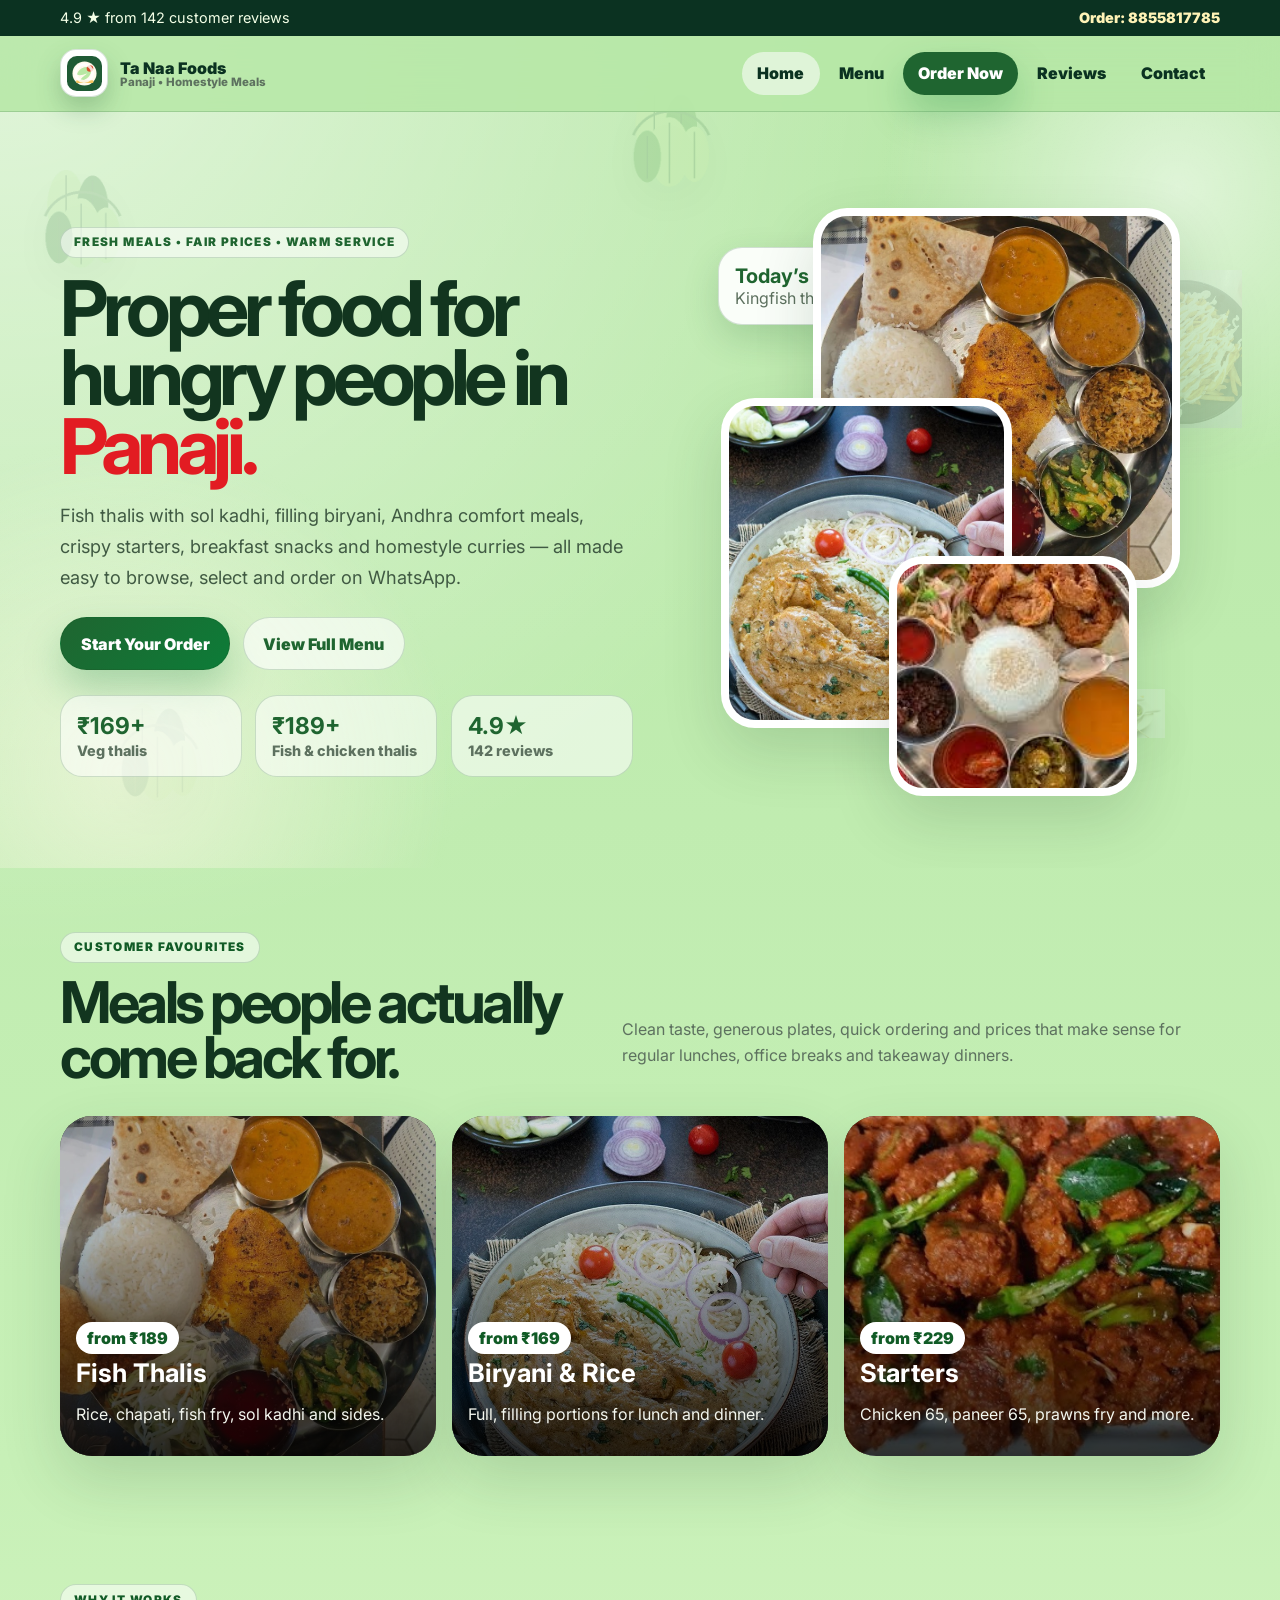
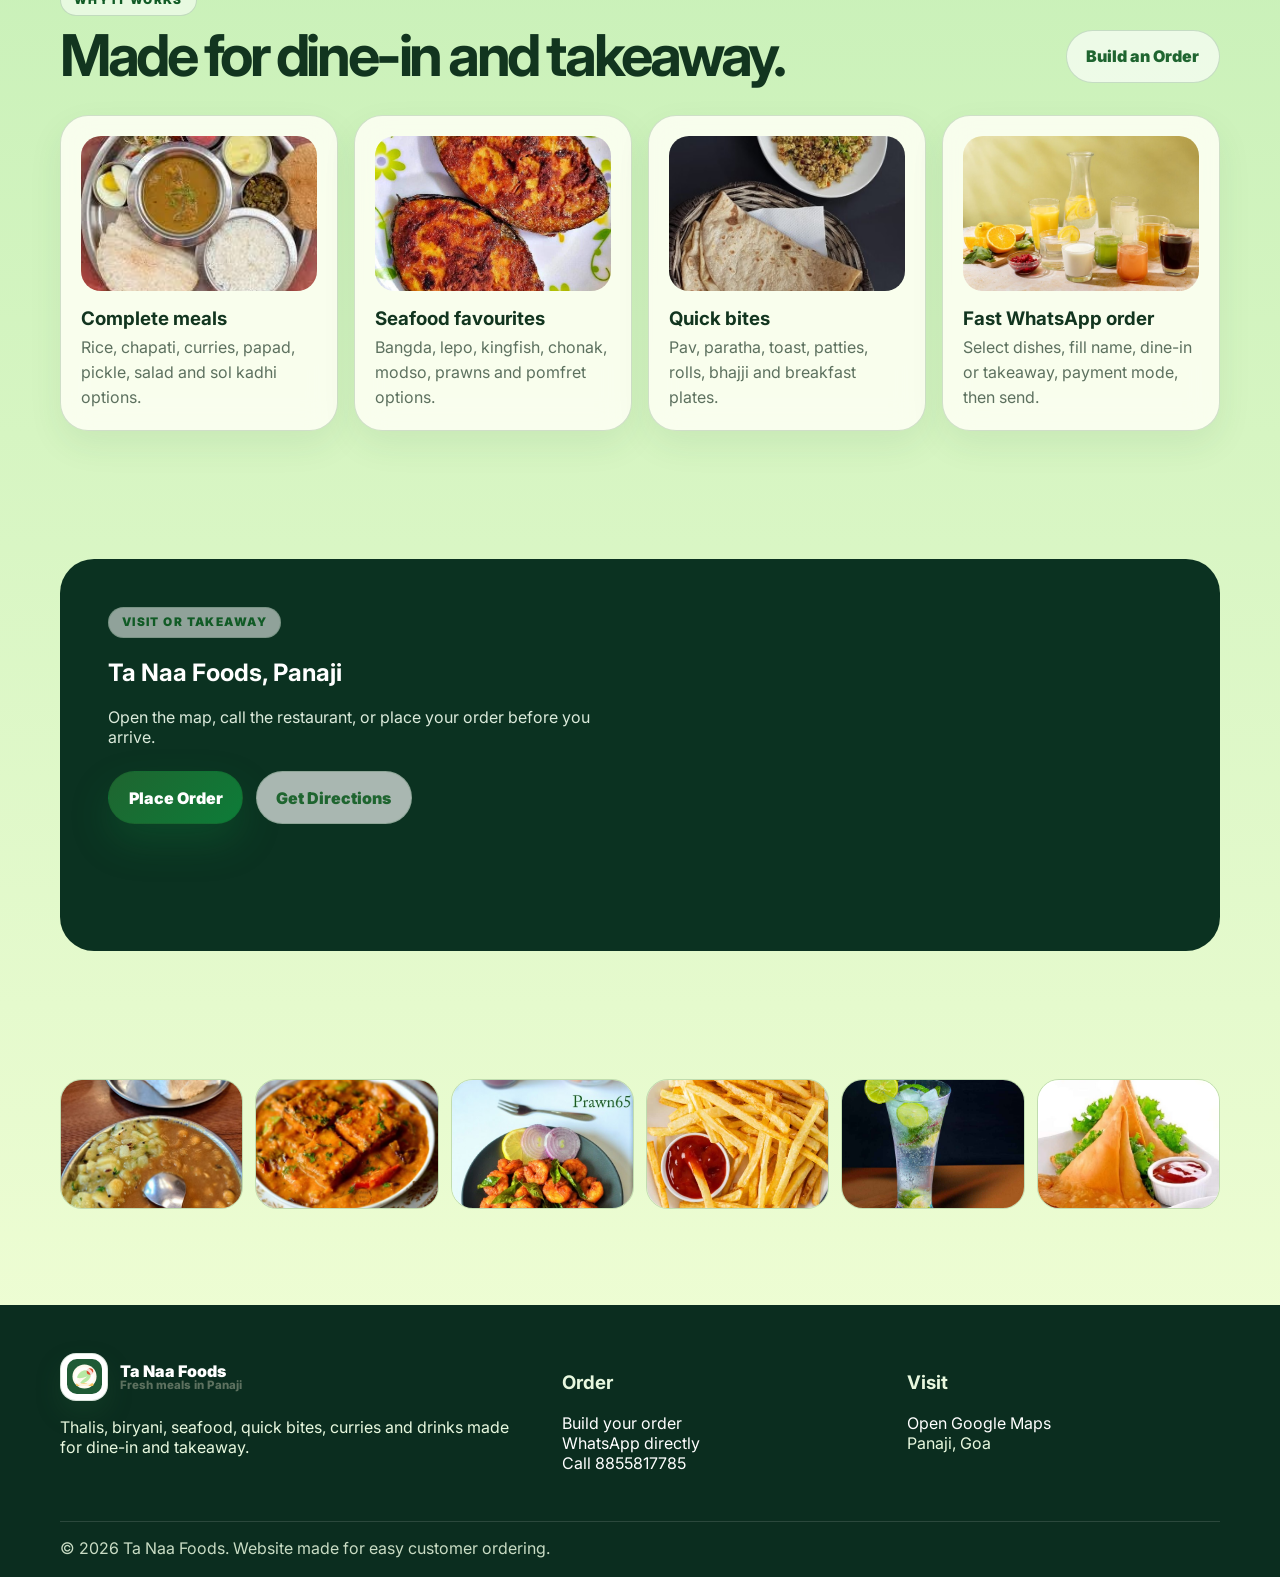
<file: index.html>
<!DOCTYPE html><html lang="en"><head><meta charset="UTF-8"><meta name="viewport" content="width=device-width, initial-scale=1.0"><meta name="theme-color" content="#b7e7a7"><link rel="icon" href="assets/img/favicon.svg" type="image/svg+xml"><link rel="preconnect" href="https://fonts.googleapis.com"><link rel="preconnect" href="https://fonts.gstatic.com" crossorigin><link href="https://fonts.googleapis.com/css2?family=Inter:wght@400;600;700;800;900&display=swap" rel="stylesheet"><link rel="stylesheet" href="assets/css/styles.css"><title>Ta Naa Foods Panaji | Thalis, Biryani, Fish Fry & Homestyle Meals</title><meta name="description" content="Order fresh thalis, biryani, fish fry, Andhra meals, snacks, curries and beverages from Ta Naa Foods in Panaji, Goa. Dine-in and takeaway WhatsApp ordering."><meta name="keywords" content="Ta Naa Foods, Tanaa Foods Panaji, fish thali Panaji, biryani Patto, Andhra thali Goa, homestyle meals Goa, takeaway Panaji"><link rel="canonical" href="https://tanaafoods.com/"><script type="application/ld+json">{"@context":"https://schema.org","@type":"Restaurant","name":"Ta Naa Foods","servesCuisine":["Indian","Goan","Andhra","Chinese","Seafood","Biryani"],"priceRange":"₹₹","telephone":"+91 8855817785","aggregateRating":{"@type":"AggregateRating","ratingValue":"4.9","reviewCount":"142"},"address":{"@type":"PostalAddress","addressLocality":"Panaji","addressRegion":"Goa","addressCountry":"IN"},"url":"https://tanaafoods.com/","hasMenu":"https://tanaafoods.com/menu.html"}</script></head><body><div class="floating-vibes" aria-hidden="true"><img src="assets/img/leaf-float-1.png" alt=""><img src="assets/img/cheeseefries.png" alt=""><img src="assets/img/leaf-float-2.png" alt=""><img src="assets/img/chickenskwers.png" alt=""><img src="assets/img/leaf-float-3.png" alt=""></div><a class="skip-link" href="#main">Skip to content</a><div class="topbar"><div class="container"><span>4.9 ★ from 142 customer reviews</span><a href="tel:+918855817785">Order: 8855817785</a></div></div>
<nav class="navbar"><div class="container nav-inner"><a class="brand" href="index.html"><span class="logo-mark"></span><span>Ta Naa Foods<small>Panaji • Homestyle Meals</small></span></a><button class="nav-toggle" aria-label="Open menu">☰</button><div class="nav-links"><a data-nav="home" class="active" href="index.html">Home</a><a data-nav="menu" href="menu.html">Menu</a><a data-nav="order" href="order.html" class="nav-cta">Order Now <span data-cart-count></span></a><a data-nav="reviews" href="reviews.html">Reviews</a><a data-nav="contact" href="contact.html">Contact</a></div></div></nav>
<main id="main">
<header class="hero"><div class="container hero-grid"><div class="reveal visible"><span class="eyebrow">Fresh meals • fair prices • warm service</span><h1>Proper food for hungry people in <span>Panaji.</span></h1><p class="lead">Fish thalis with sol kadhi, filling biryani, Andhra comfort meals, crispy starters, breakfast snacks and homestyle curries — all made easy to browse, select and order on WhatsApp.</p><div class="hero-actions"><a class="btn primary" href="order.html">Start Your Order</a><a class="btn secondary" href="menu.html">View Full Menu</a></div><div class="hero-points"><div class="point"><strong>₹169+</strong><span>Veg thalis</span></div><div class="point"><strong>₹189+</strong><span>Fish & chicken thalis</span></div><div class="point"><strong>4.9★</strong><span>142 reviews</span></div></div></div><div class="photo-stack reveal visible"><div class="order-badge"><strong>Today’s easy pick</strong><span class="muted">Kingfish thali + lime soda</span></div><figure class="photo-card one"><img src="assets/img/fishthali.jpg" alt="Fish thali at Ta Naa Foods"></figure><figure class="photo-card two"><img src="assets/img/chickenrice.jpg" alt="Chicken biryani and rice dish"></figure><figure class="photo-card three"><img src="assets/img/prawnsthali.jpg" alt="Prawns thali at Ta Naa Foods"></figure></div></div></header>
<section class="section"><div class="container"><div class="section-head reveal"><div><span class="section-kicker">Customer favourites</span><h2>Meals people actually come back for.</h2></div><p>Clean taste, generous plates, quick ordering and prices that make sense for regular lunches, office breaks and takeaway dinners.</p></div><div class="popular-grid"><a class="popular reveal" href="order.html#order-lunch-thalis"><img src="assets/img/fishthali.jpg" alt="Fish thali"><div class="popular-content"><strong>from ₹189</strong><h3>Fish Thalis</h3><p>Rice, chapati, fish fry, sol kadhi and sides.</p></div></a><a class="popular reveal" href="order.html#order-biryani-rice"><img src="assets/img/chickenrice.jpg" alt="Chicken biryani"><div class="popular-content"><strong>from ₹169</strong><h3>Biryani & Rice</h3><p>Full, filling portions for lunch and dinner.</p></div></a><a class="popular reveal" href="order.html#order-starters"><img src="assets/img/chciken65.jpg" alt="Chicken 65"><div class="popular-content"><strong>from ₹229</strong><h3>Starters</h3><p>Chicken 65, paneer 65, prawns fry and more.</p></div></a></div></div></section>
<section class="section"><div class="container"><div class="section-head reveal"><div><span class="section-kicker">Why it works</span><h2>Made for dine-in and takeaway.</h2></div><a class="btn secondary" href="order.html">Build an Order</a></div><div class="feature-grid"><article class="feature reveal"><img src="assets/img/vegthali.jpg" alt="Veg thali"><h3>Complete meals</h3><p>Rice, chapati, curries, papad, pickle, salad and sol kadhi options.</p></article><article class="feature reveal"><img src="assets/img/kingfishfry.jpg" alt="Kingfish fry"><h3>Seafood favourites</h3><p>Bangda, lepo, kingfish, chonak, modso, prawns and pomfret options.</p></article><article class="feature reveal"><img src="assets/img/eggscrambleroti.jpg" alt="Egg bhurji with roti"><h3>Quick bites</h3><p>Pav, paratha, toast, patties, rolls, bhajji and breakfast plates.</p></article><article class="feature reveal"><img src="assets/img/juices.jpg" alt="Fresh juices"><h3>Fast WhatsApp order</h3><p>Select dishes, fill name, dine-in or takeaway, payment mode, then send.</p></article></div></div></section>
<section class="section"><div class="container location-card reveal"><div class="location-info"><span class="section-kicker">Visit or takeaway</span><h2>Ta Naa Foods, Panaji</h2><p>Open the map, call the restaurant, or place your order before you arrive.</p><div class="hero-actions"><a class="btn primary" href="order.html">Place Order</a><a class="btn secondary" href="https://maps.app.goo.gl/woMvUQoTHi4Z85hK6" target="_blank" rel="noopener">Get Directions</a></div></div><iframe class="map-frame" loading="lazy" referrerpolicy="no-referrer-when-downgrade" src="https://www.google.com/maps?q=Ta%20Naa%20Foods%20Panaji%20Goa&output=embed"></iframe></div></section>
<section class="section"><div class="container"><div class="gallery-strip reveal"><img src="assets/img/bhajipav.jpg" alt="Bhaji pav"><img src="assets/img/butterpaneer.jpg" alt="Paneer dish"><img src="assets/img/prawns65.jpg" alt="Prawns 65"><img src="assets/img/freenchfires.jpg" alt="French fries"><img src="assets/img/lemonsoda.jpg" alt="Lime soda"><img src="assets/img/samosa.jpg" alt="Samosa"></div></div></section>
</main><footer class="footer"><div class="container footer-grid"><div><a class="brand" href="index.html"><span class="logo-mark"></span><span>Ta Naa Foods<small>Fresh meals in Panaji</small></span></a><p>Thalis, biryani, seafood, quick bites, curries and drinks made for dine-in and takeaway.</p></div><div><h3>Order</h3><p><a href="order.html">Build your order</a><br><a href="https://wa.me/918855817785">WhatsApp directly</a><br><a href="tel:+918855817785">Call 8855817785</a></p></div><div><h3>Visit</h3><p><a href="https://maps.app.goo.gl/woMvUQoTHi4Z85hK6" target="_blank" rel="noopener">Open Google Maps</a><br>Panaji, Goa</p></div></div><div class="container footer-bottom">© <span data-year></span> Ta Naa Foods. Website made for easy customer ordering.</div></footer><script src="assets/js/main.js"></script></body></html>
</file>
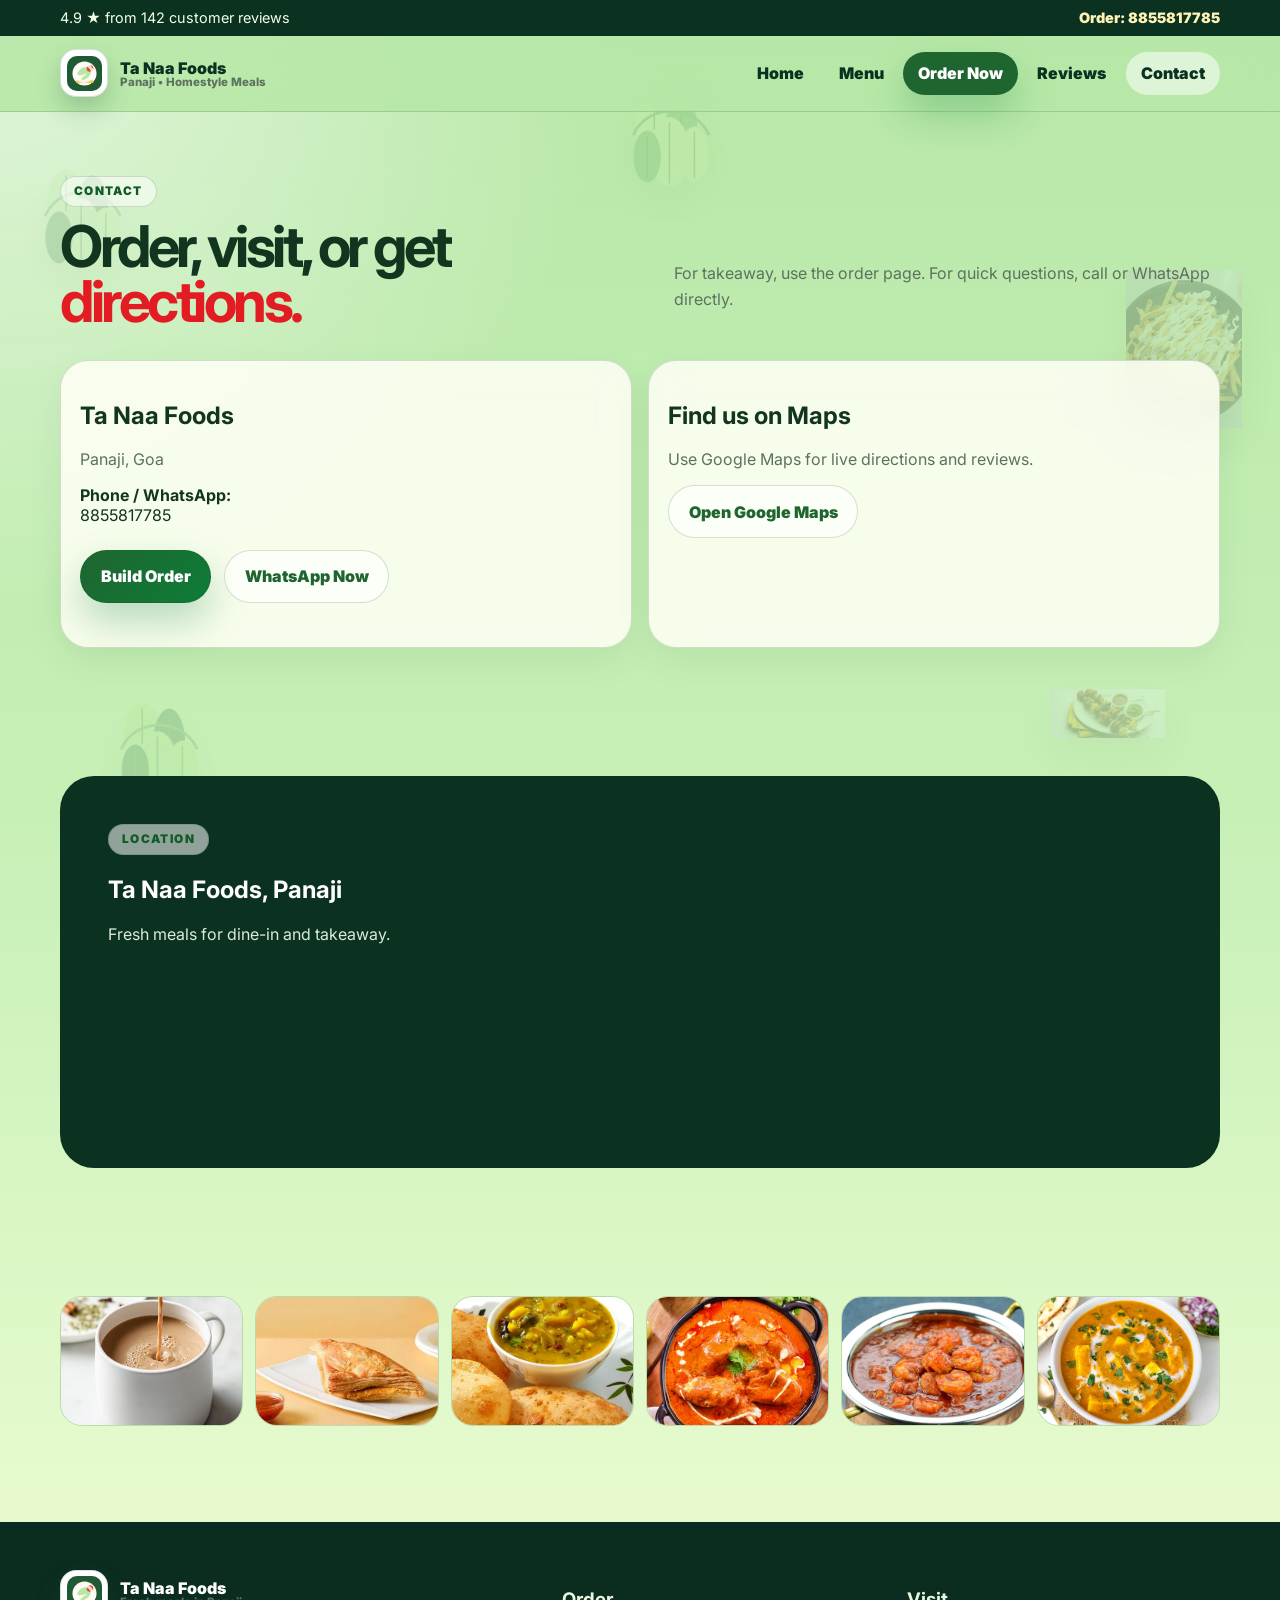
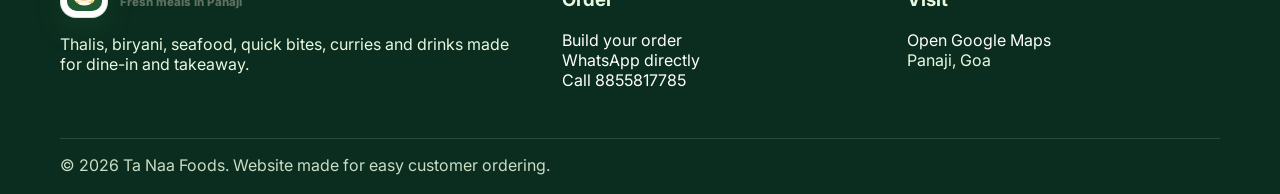
<file: contact.html>
<!DOCTYPE html><html lang="en"><head><meta charset="UTF-8"><meta name="viewport" content="width=device-width, initial-scale=1.0"><meta name="theme-color" content="#b7e7a7"><link rel="icon" href="assets/img/favicon.svg" type="image/svg+xml"><link rel="preconnect" href="https://fonts.googleapis.com"><link rel="preconnect" href="https://fonts.gstatic.com" crossorigin><link href="https://fonts.googleapis.com/css2?family=Inter:wght@400;600;700;800;900&display=swap" rel="stylesheet"><link rel="stylesheet" href="assets/css/styles.css"><title>Contact Ta Naa Foods Panaji | WhatsApp Orders & Directions</title><meta name="description" content="Contact Ta Naa Foods Panaji for dine-in and takeaway orders. Call or WhatsApp 8855817785 and get directions on Google Maps."></head><body><div class="floating-vibes" aria-hidden="true"><img src="assets/img/leaf-float-1.png" alt=""><img src="assets/img/cheeseefries.png" alt=""><img src="assets/img/leaf-float-2.png" alt=""><img src="assets/img/chickenskwers.png" alt=""><img src="assets/img/leaf-float-3.png" alt=""></div><div class="topbar"><div class="container"><span>4.9 ★ from 142 customer reviews</span><a href="tel:+918855817785">Order: 8855817785</a></div></div>
<nav class="navbar"><div class="container nav-inner"><a class="brand" href="index.html"><span class="logo-mark"></span><span>Ta Naa Foods<small>Panaji • Homestyle Meals</small></span></a><button class="nav-toggle" aria-label="Open menu">☰</button><div class="nav-links"><a data-nav="home" href="index.html">Home</a><a data-nav="menu" href="menu.html">Menu</a><a data-nav="order" href="order.html" class="nav-cta">Order Now <span data-cart-count></span></a><a data-nav="reviews" href="reviews.html">Reviews</a><a data-nav="contact" class="active" href="contact.html">Contact</a></div></div></nav><main><section class="section"><div class="container"><div class="section-head reveal visible"><div><span class="section-kicker">Contact</span><h1 class="page-title">Order, visit, or get <span>directions.</span></h1></div><p>For takeaway, use the order page. For quick questions, call or WhatsApp directly.</p></div><div class="contact-grid"><div class="contact-card"><h2>Ta Naa Foods</h2><p class="muted">Panaji, Goa</p><p><strong>Phone / WhatsApp:</strong><br><a href="tel:+918855817785">8855817785</a></p><div class="hero-actions"><a class="btn primary" href="order.html">Build Order</a><a class="btn secondary" href="https://wa.me/918855817785">WhatsApp Now</a></div></div><div class="contact-card"><h2>Find us on Maps</h2><p class="muted">Use Google Maps for live directions and reviews.</p><a class="btn secondary" href="https://maps.app.goo.gl/woMvUQoTHi4Z85hK6" target="_blank" rel="noopener">Open Google Maps</a></div></div></div></section><section class="section"><div class="container location-card reveal"><div class="location-info"><span class="section-kicker">Location</span><h2>Ta Naa Foods, Panaji</h2><p>Fresh meals for dine-in and takeaway.</p></div><iframe class="map-frame" loading="lazy" referrerpolicy="no-referrer-when-downgrade" src="https://www.google.com/maps?q=Ta%20Naa%20Foods%20Panaji%20Goa&output=embed"></iframe></div></section><section class="section"><div class="container"><div class="gallery-strip reveal"><img src="assets/img/tea.jpg" alt="Tea"><img src="assets/img/puff.jpg" alt="Puff"><img src="assets/img/puribhaji.jpg" alt="Poori bhaji"><img src="assets/img/butterchicken.jpg" alt="Butter chicken"><img src="assets/img/prawnscurry.jpg" alt="Prawns curry"><img src="assets/img/vegcreamdish.jpg" alt="Veg curry"></div></div></section></main><footer class="footer"><div class="container footer-grid"><div><a class="brand" href="index.html"><span class="logo-mark"></span><span>Ta Naa Foods<small>Fresh meals in Panaji</small></span></a><p>Thalis, biryani, seafood, quick bites, curries and drinks made for dine-in and takeaway.</p></div><div><h3>Order</h3><p><a href="order.html">Build your order</a><br><a href="https://wa.me/918855817785">WhatsApp directly</a><br><a href="tel:+918855817785">Call 8855817785</a></p></div><div><h3>Visit</h3><p><a href="https://maps.app.goo.gl/woMvUQoTHi4Z85hK6" target="_blank" rel="noopener">Open Google Maps</a><br>Panaji, Goa</p></div></div><div class="container footer-bottom">© <span data-year></span> Ta Naa Foods. Website made for easy customer ordering.</div></footer><script src="assets/js/main.js"></script></body></html>
</file>
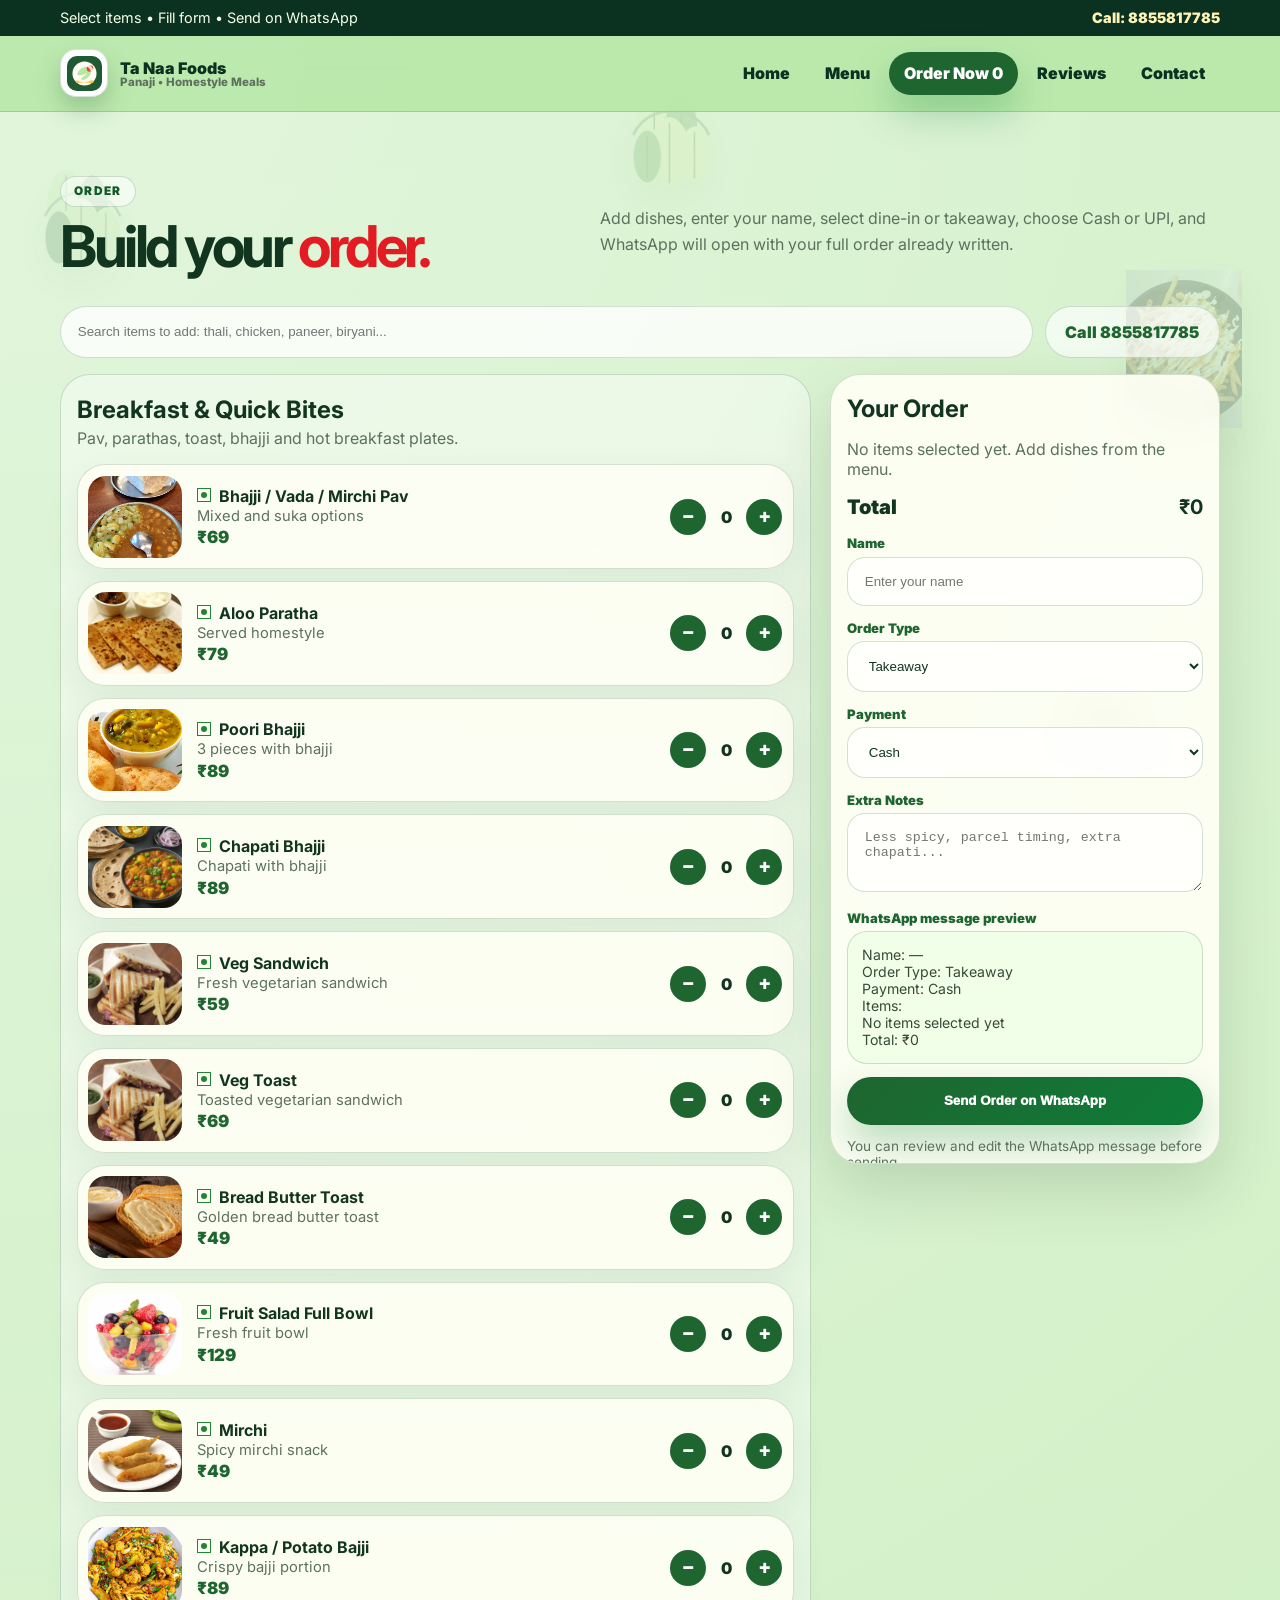
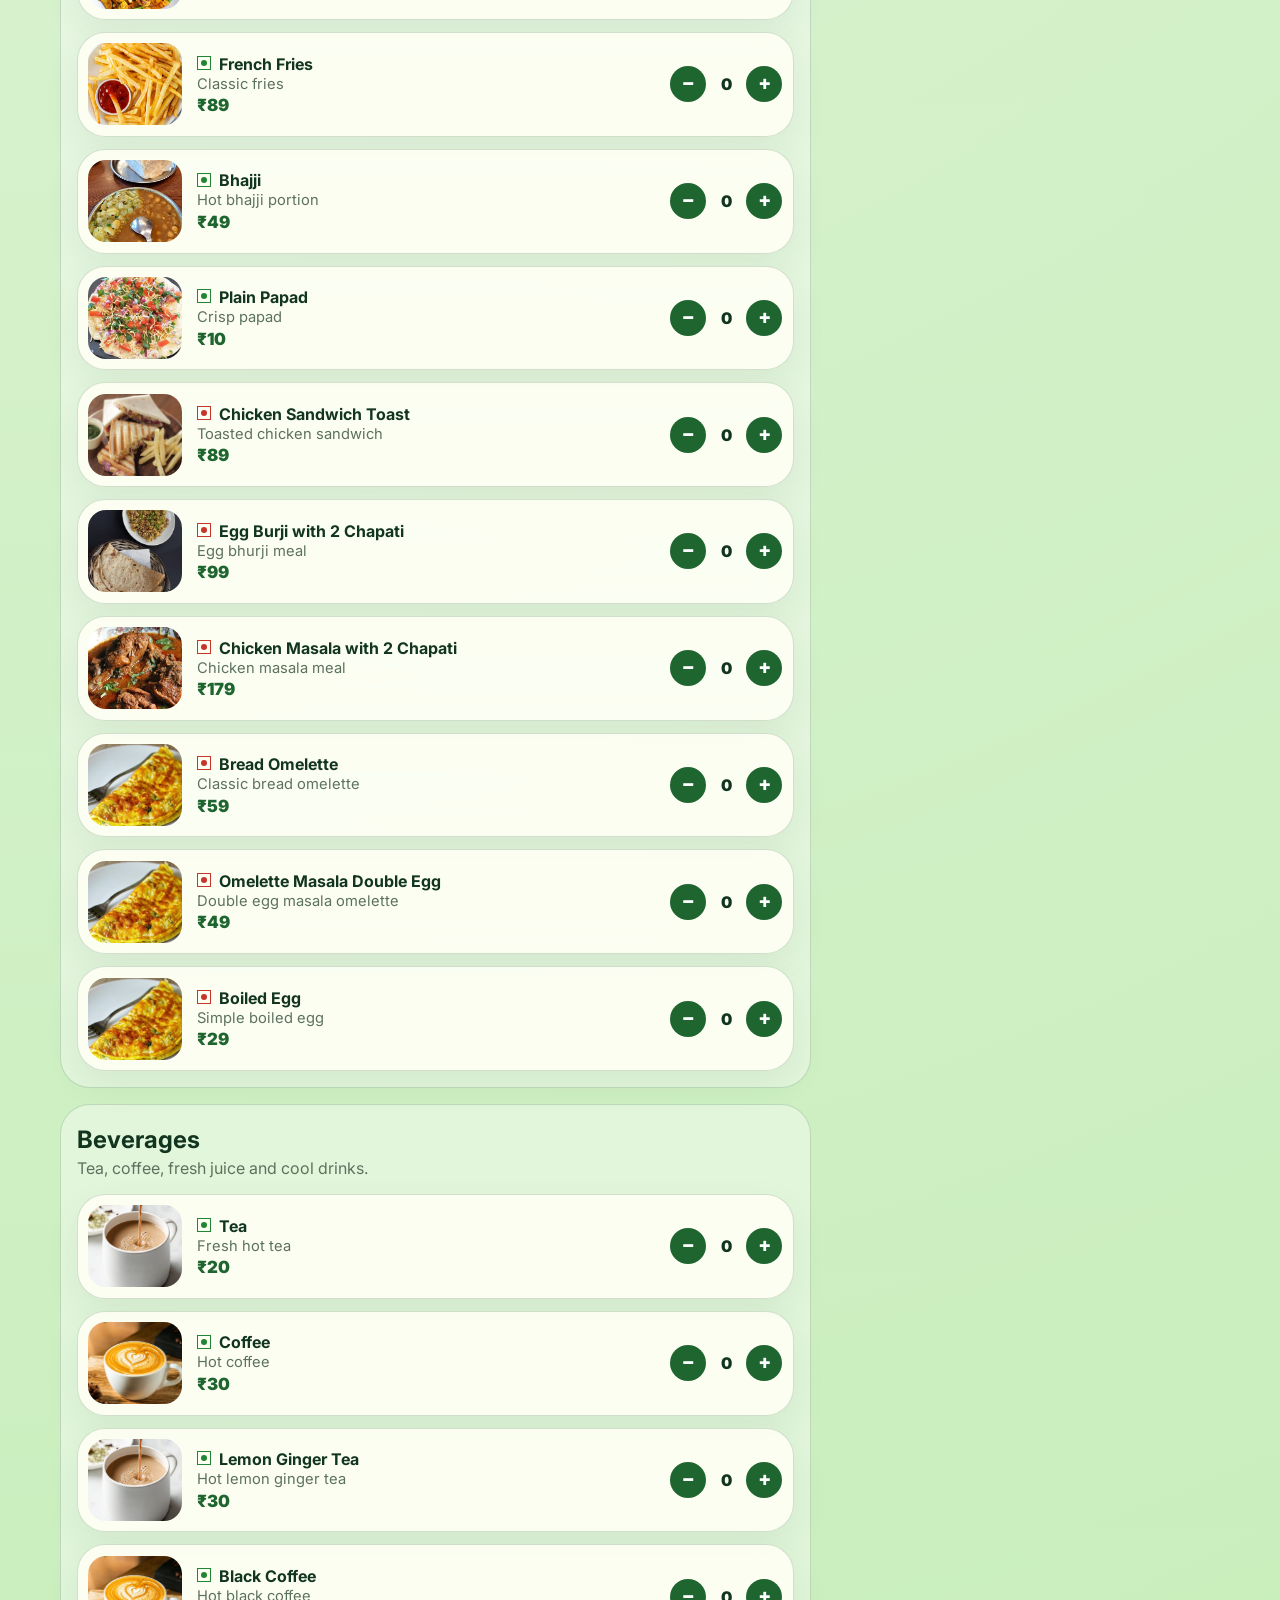
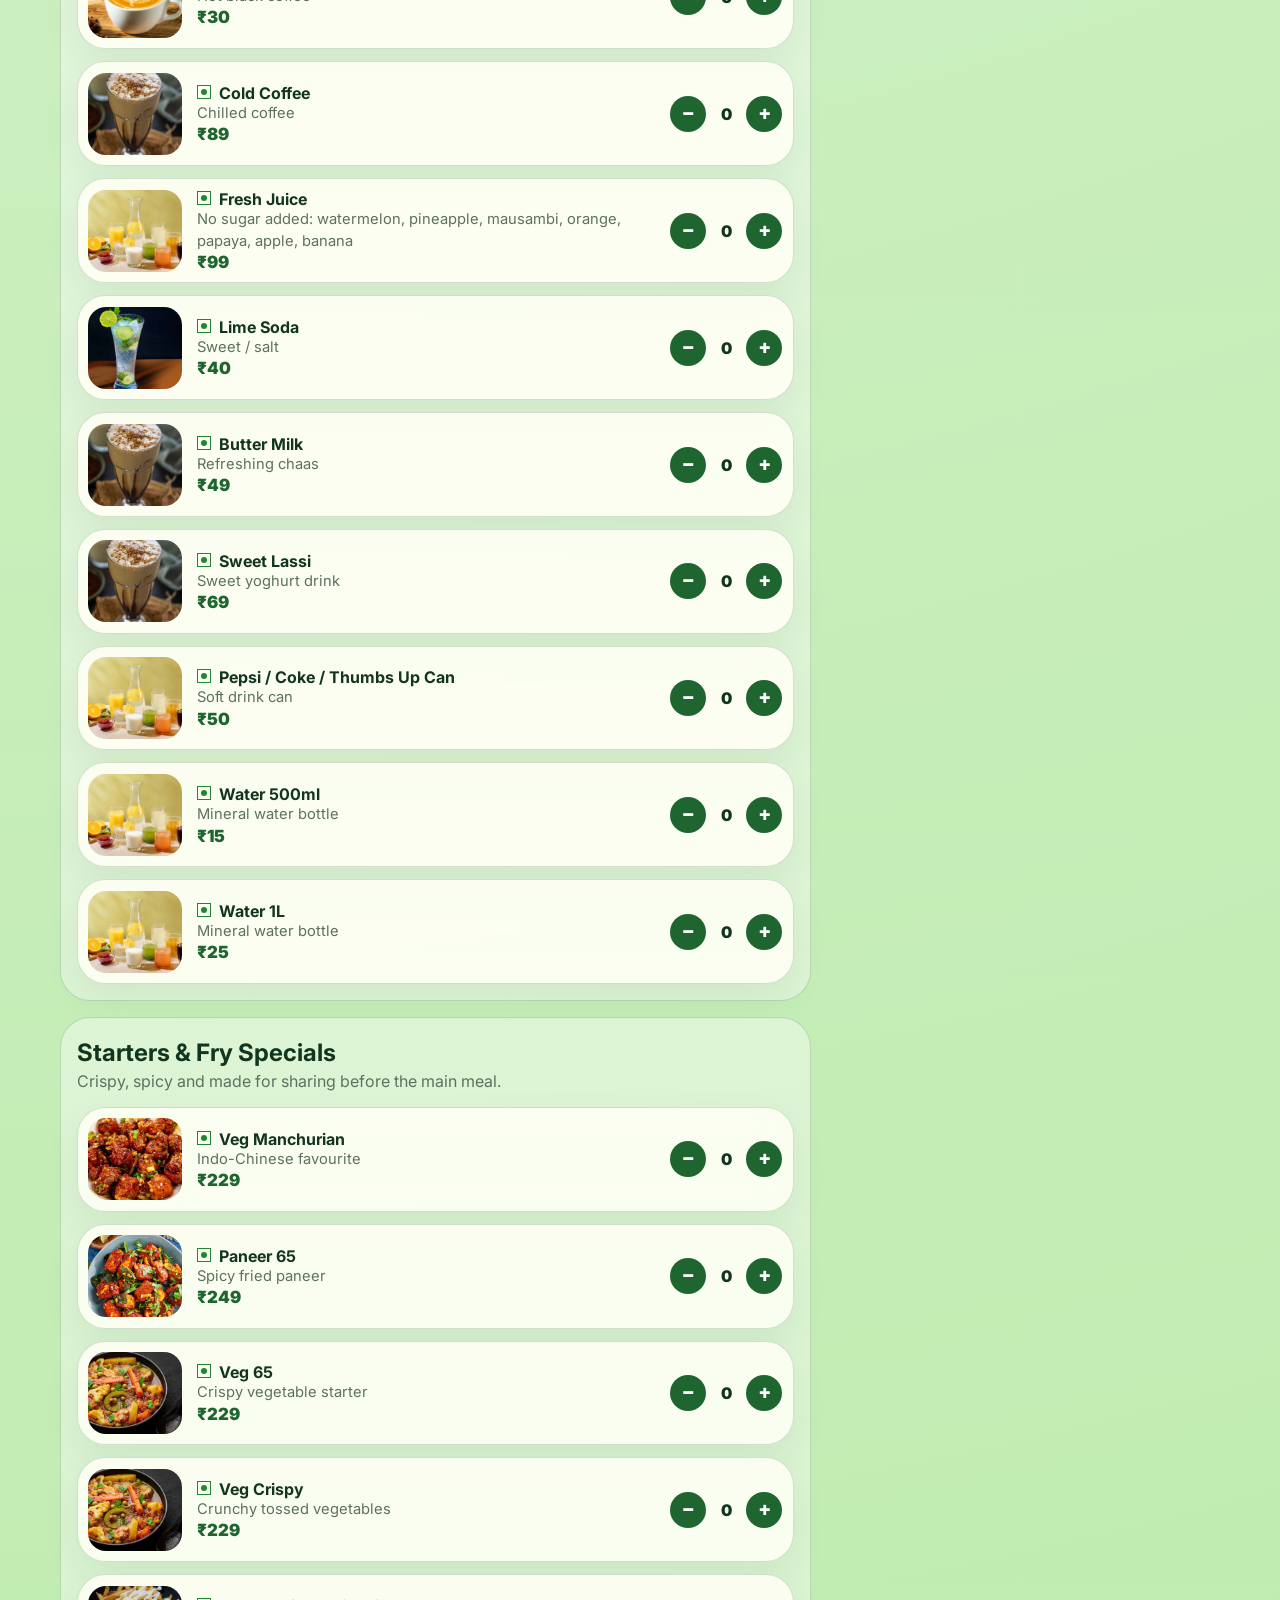
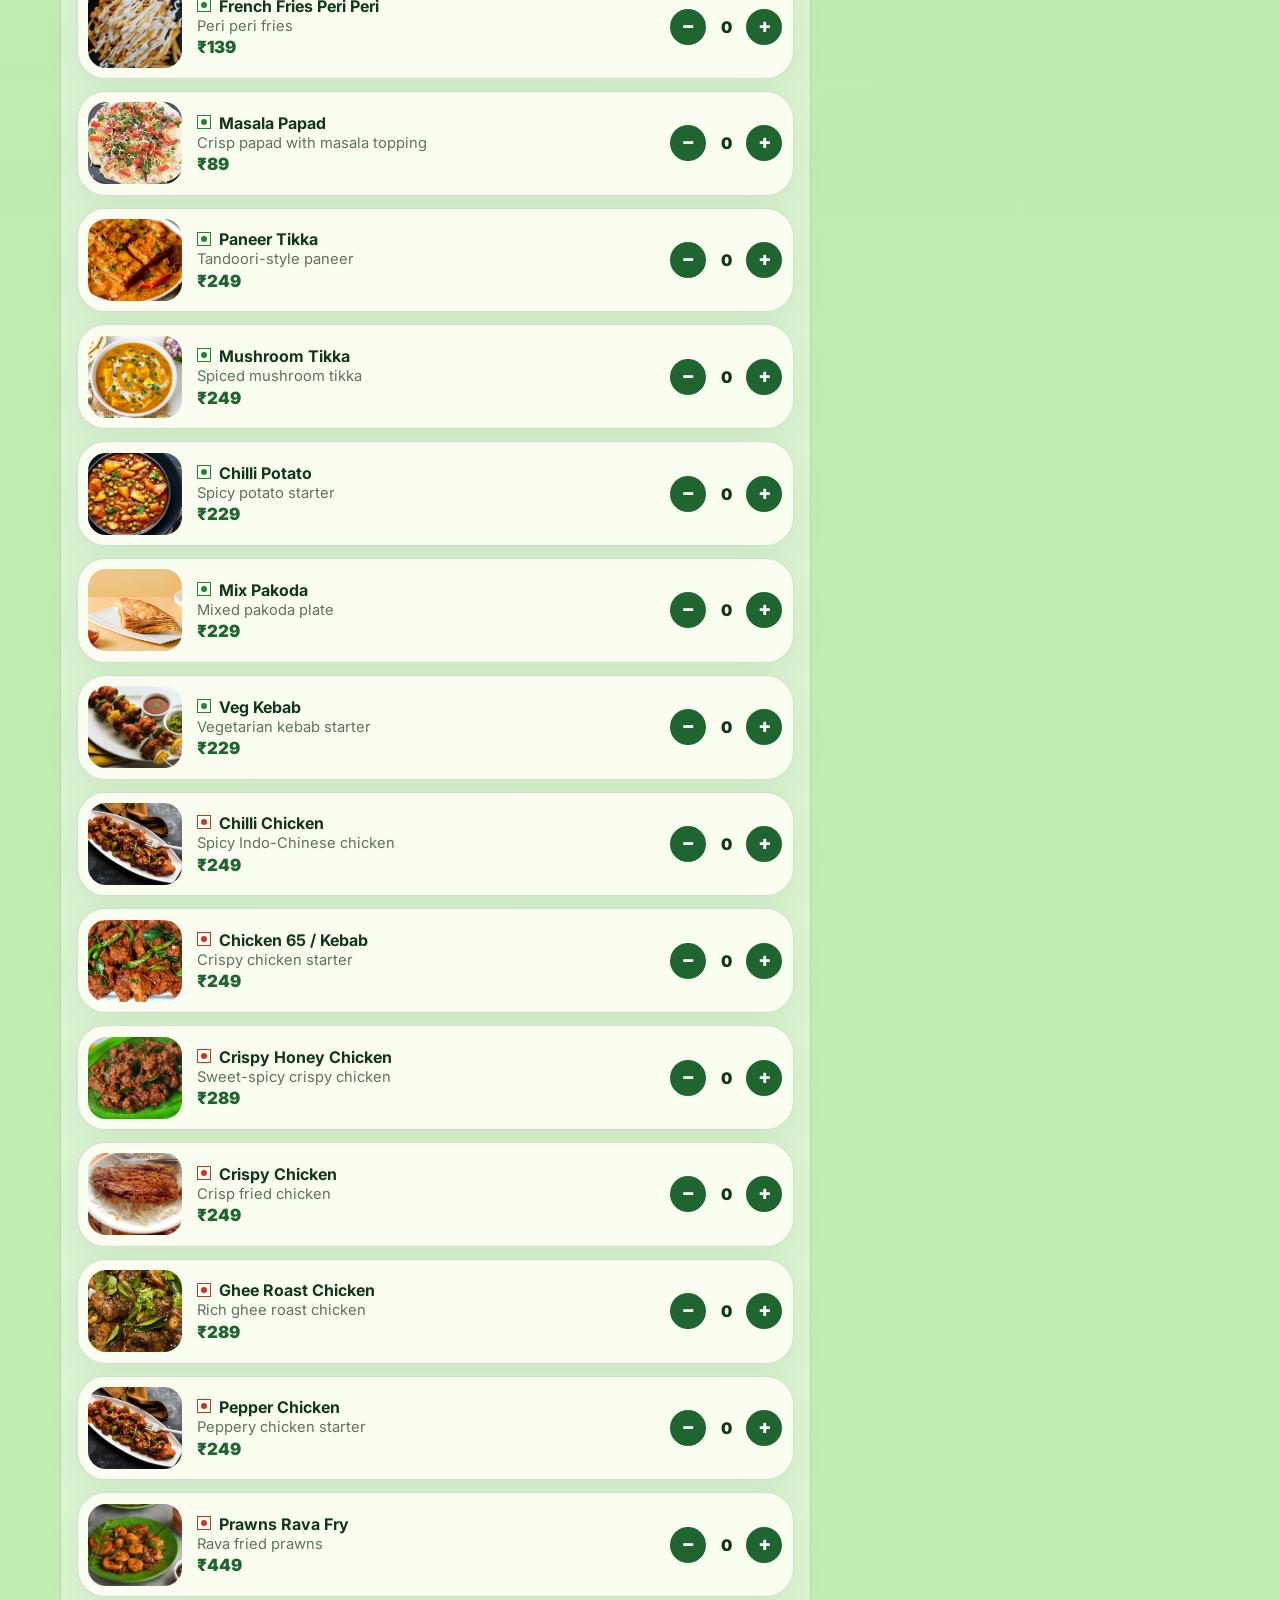
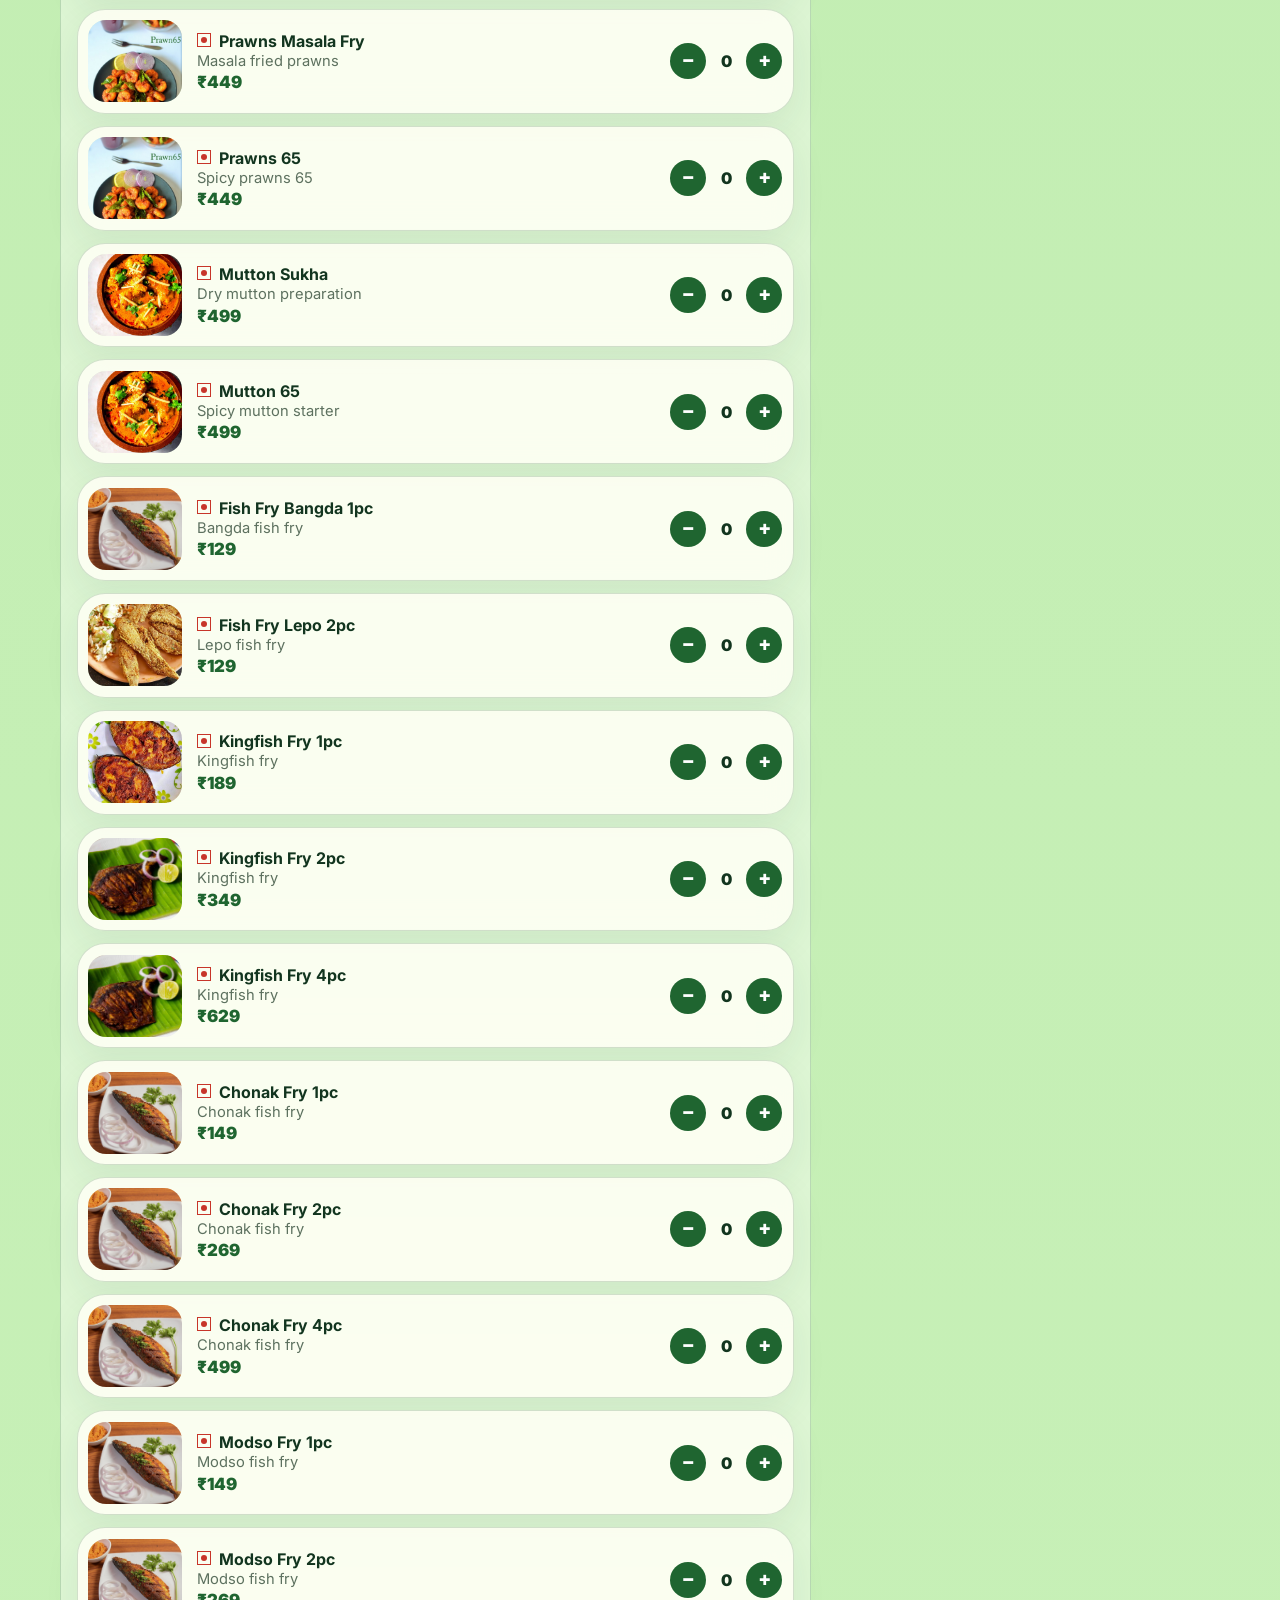
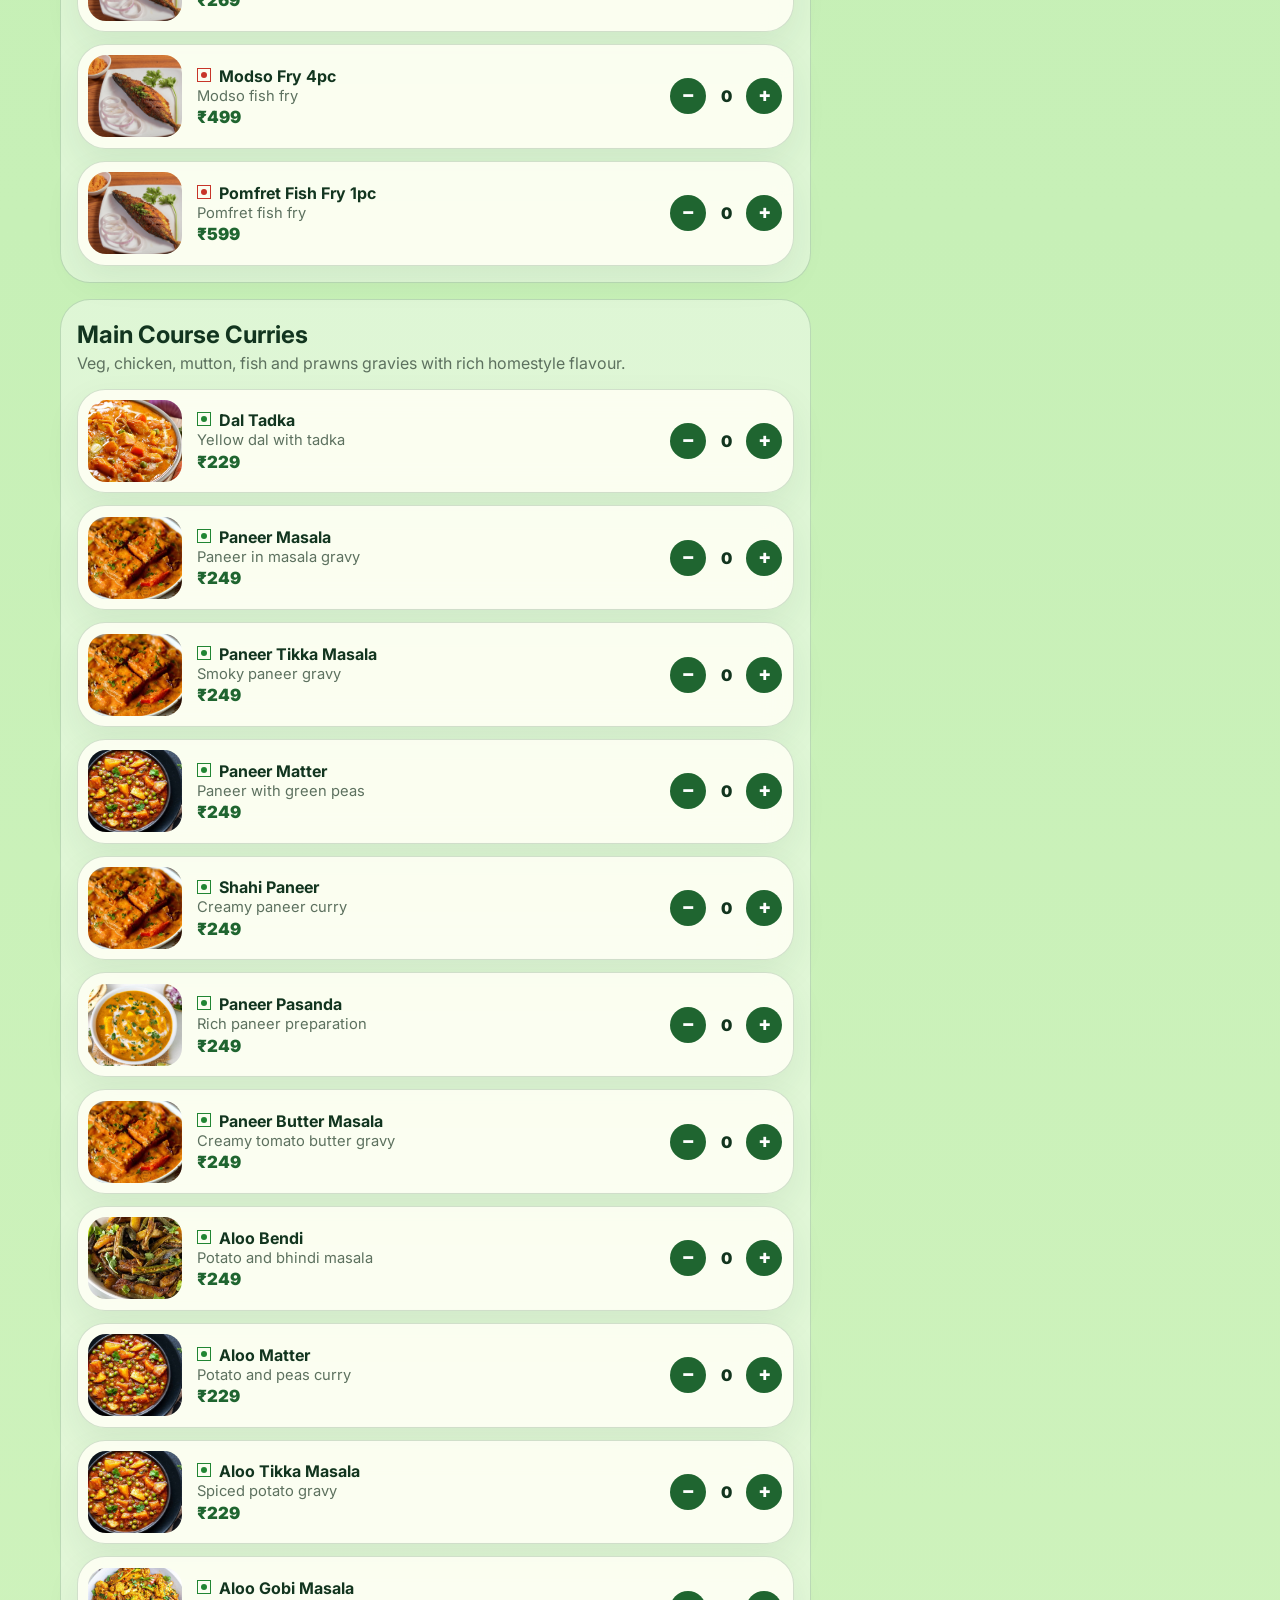
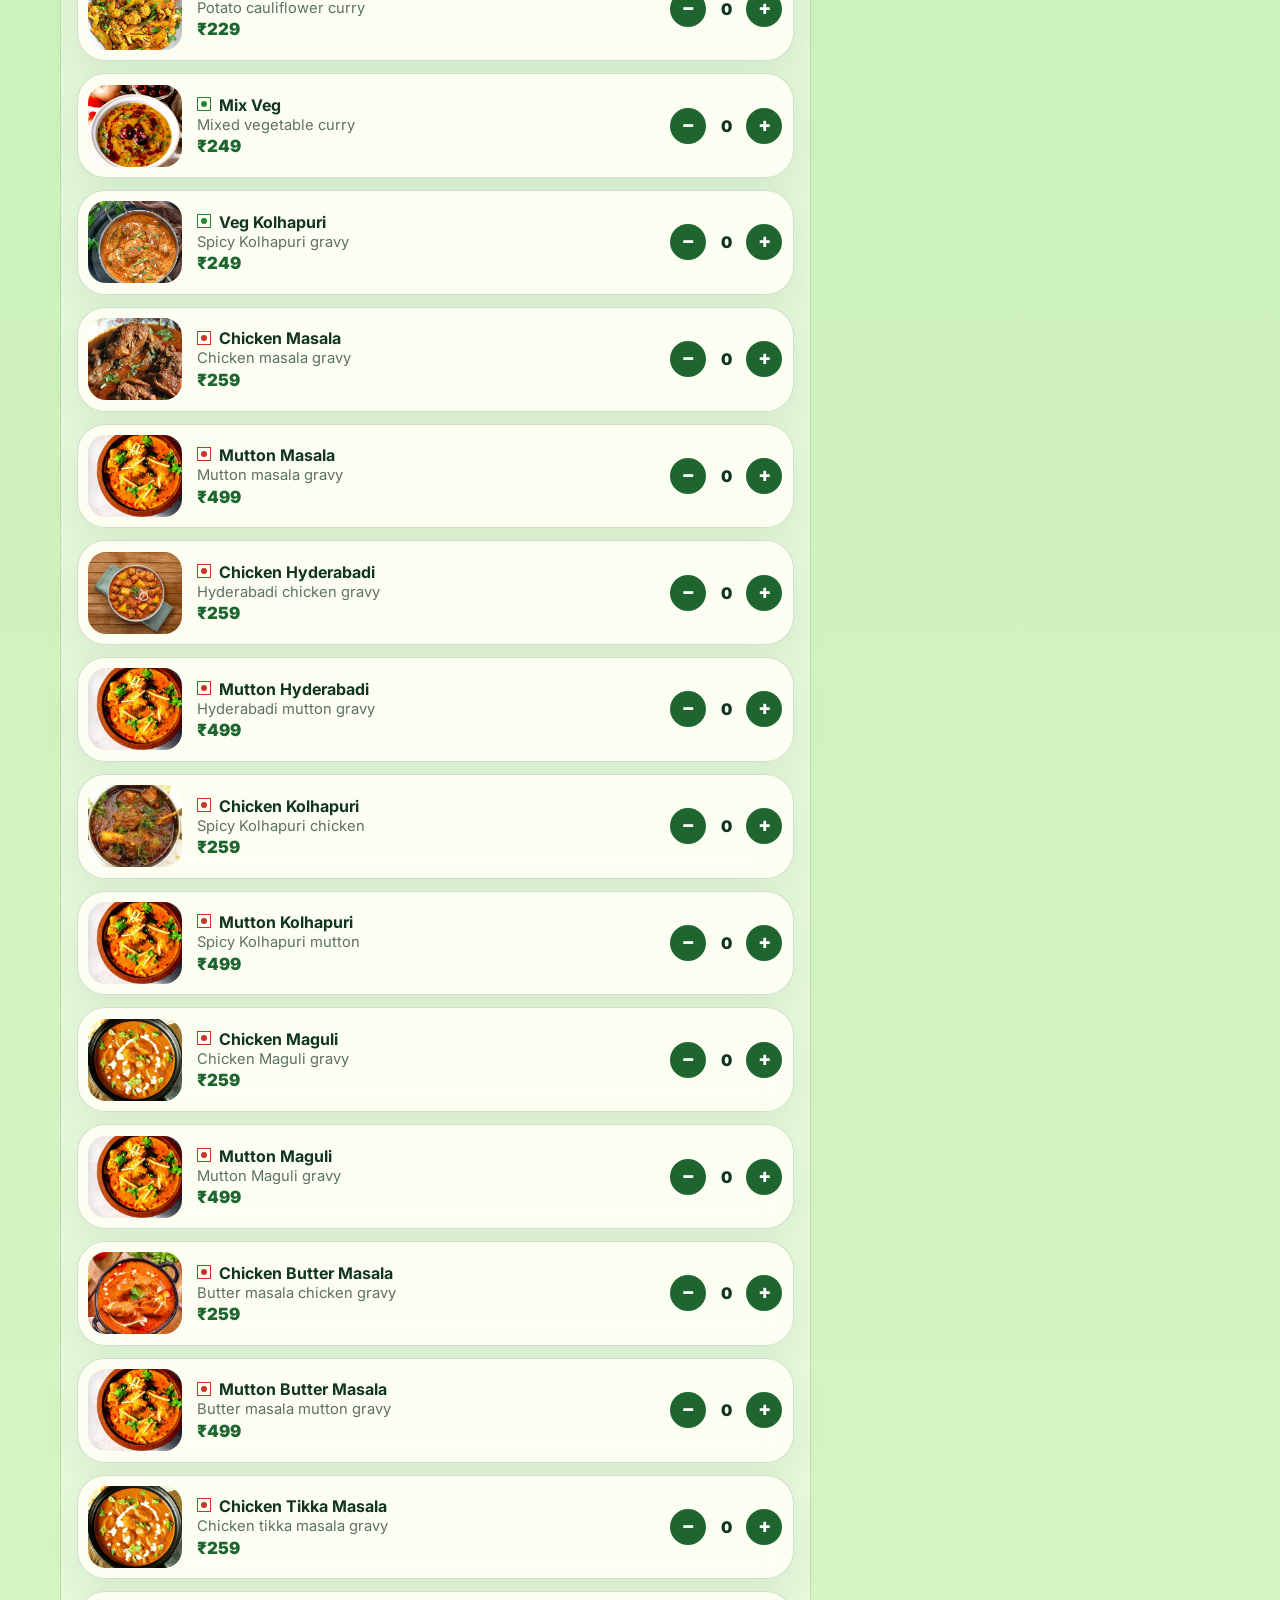
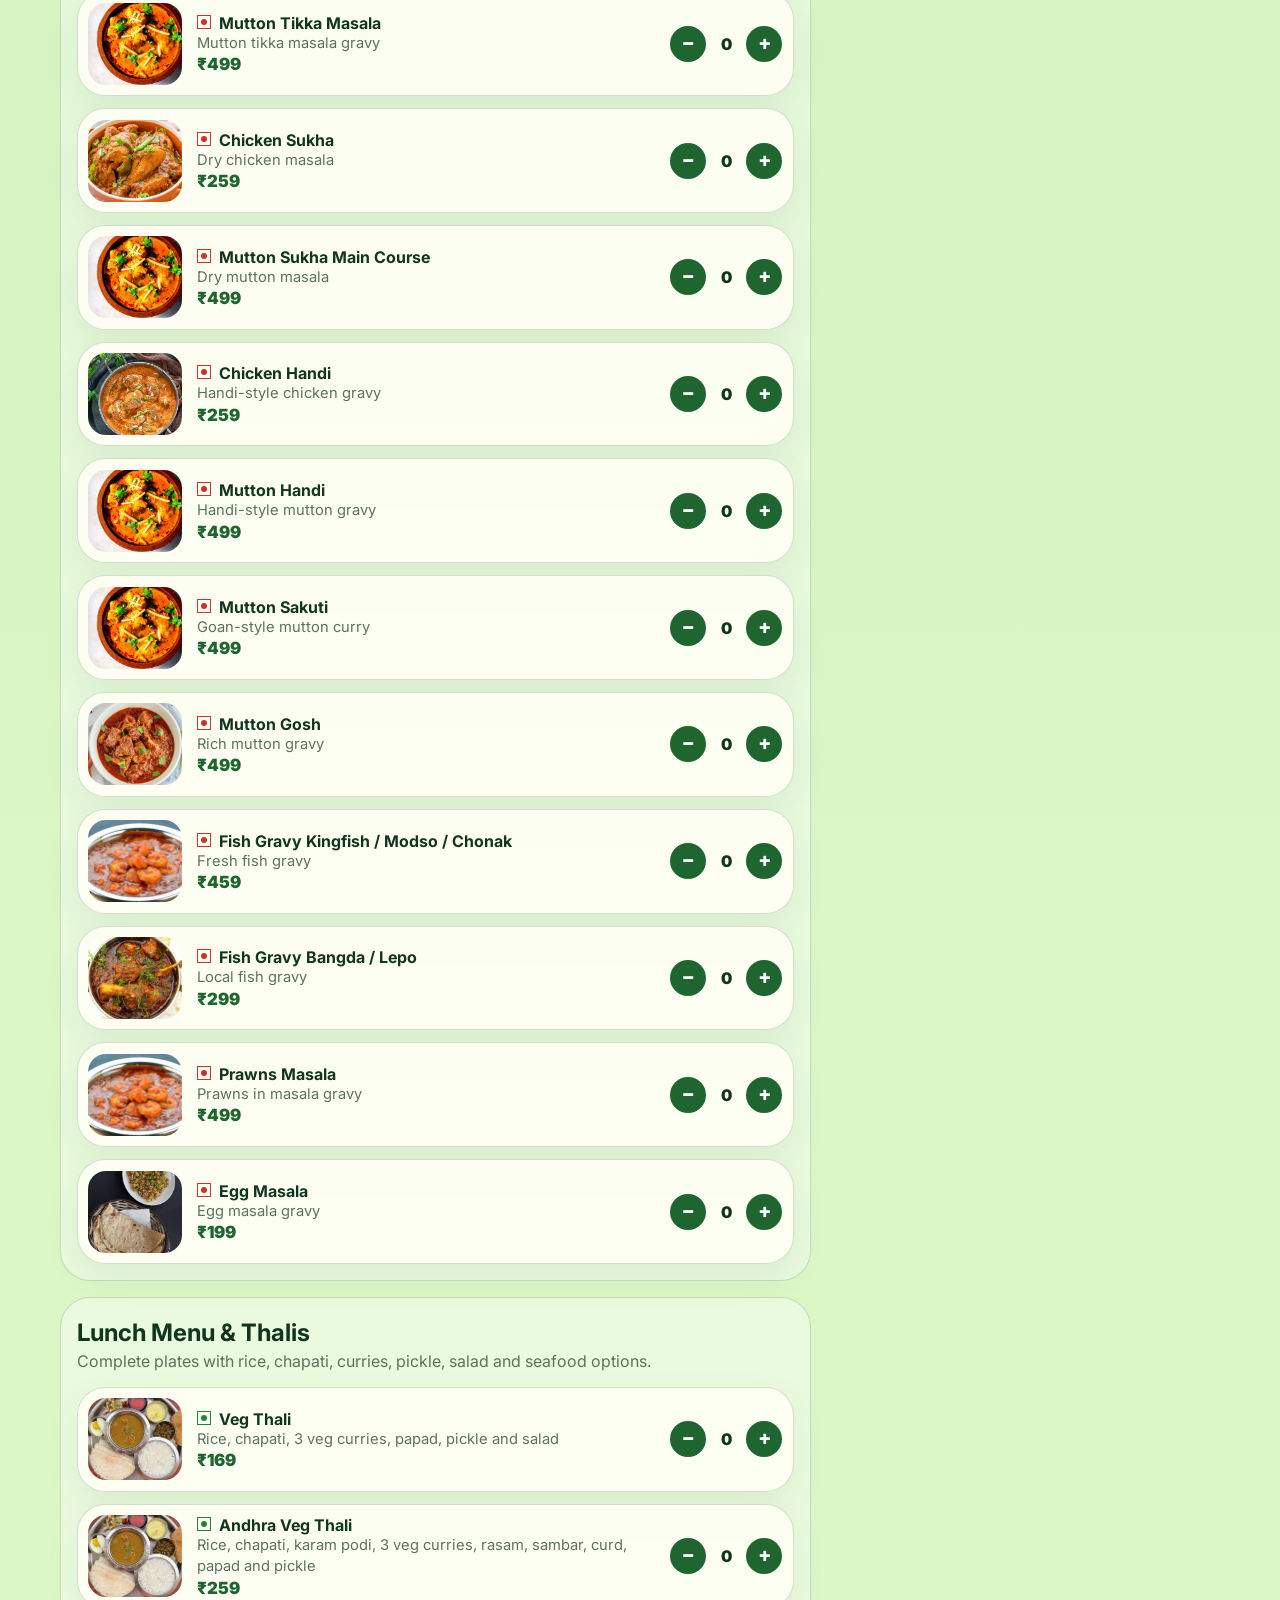
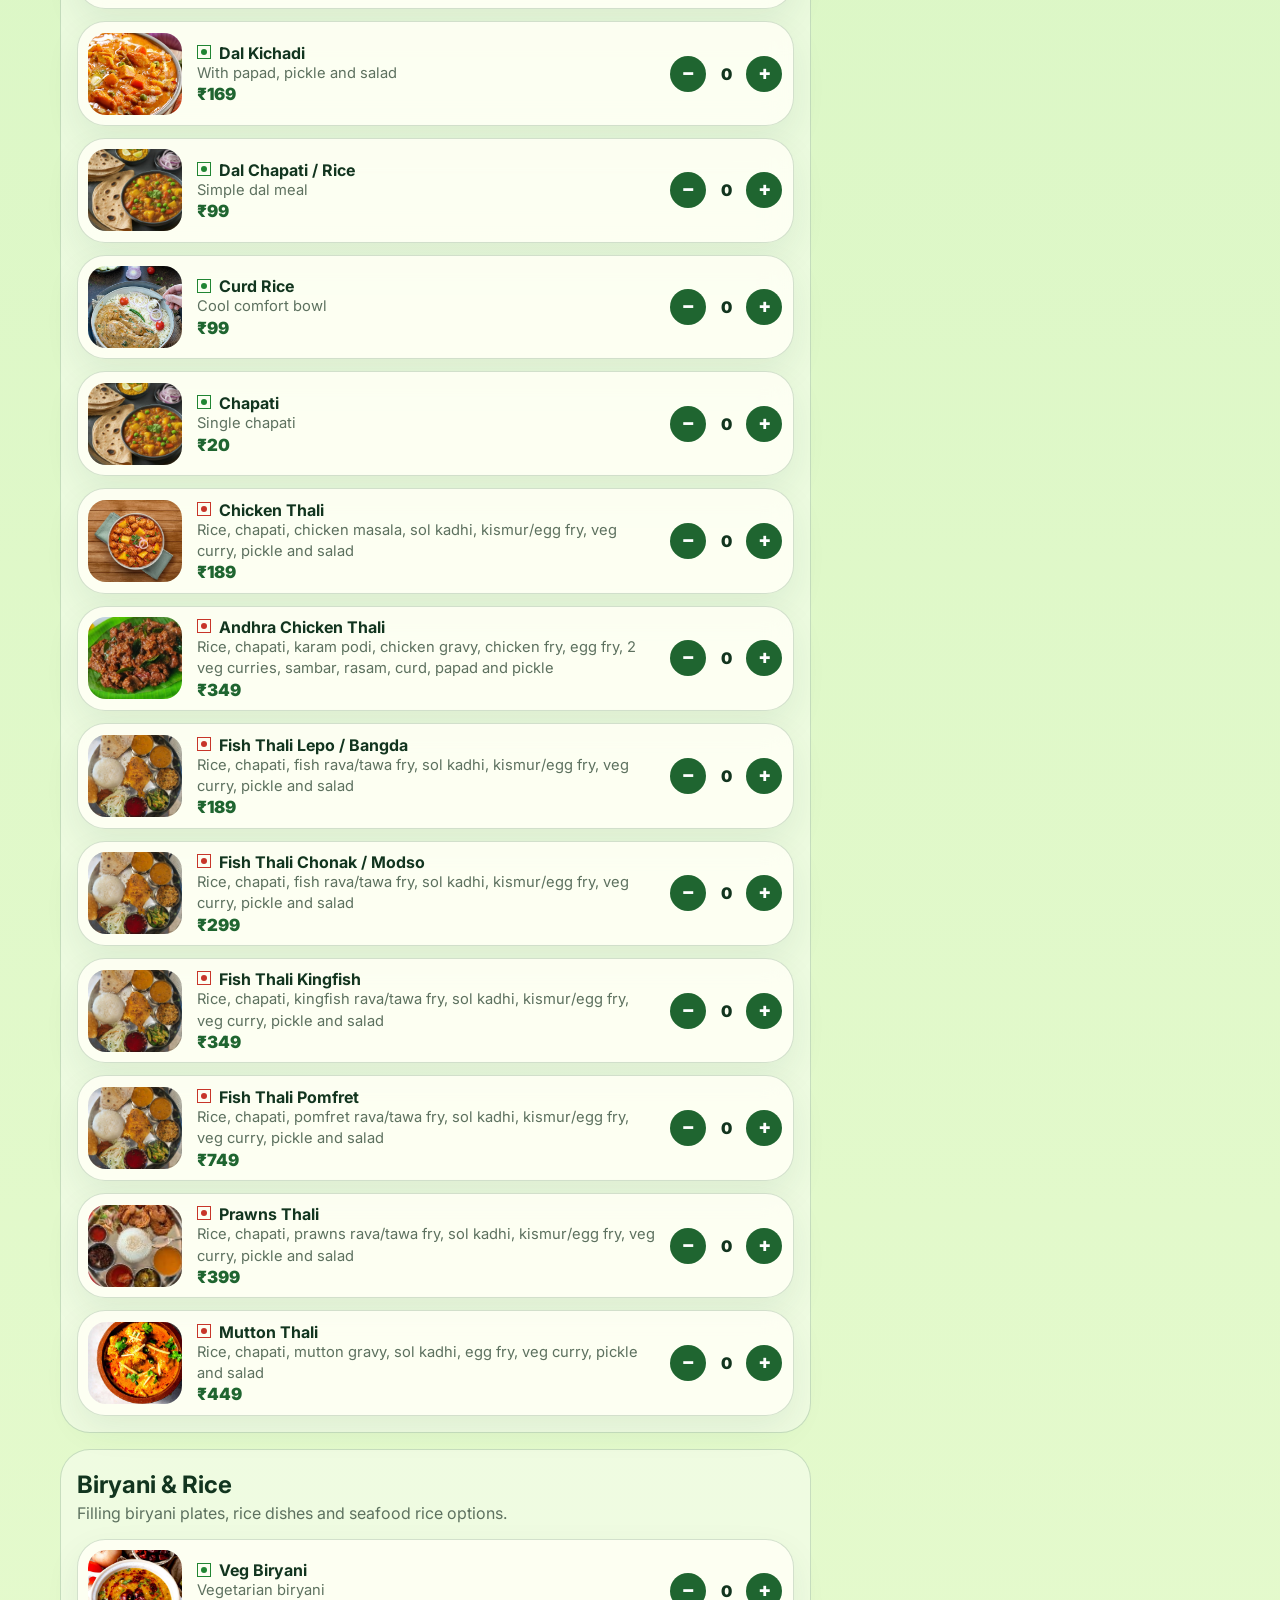
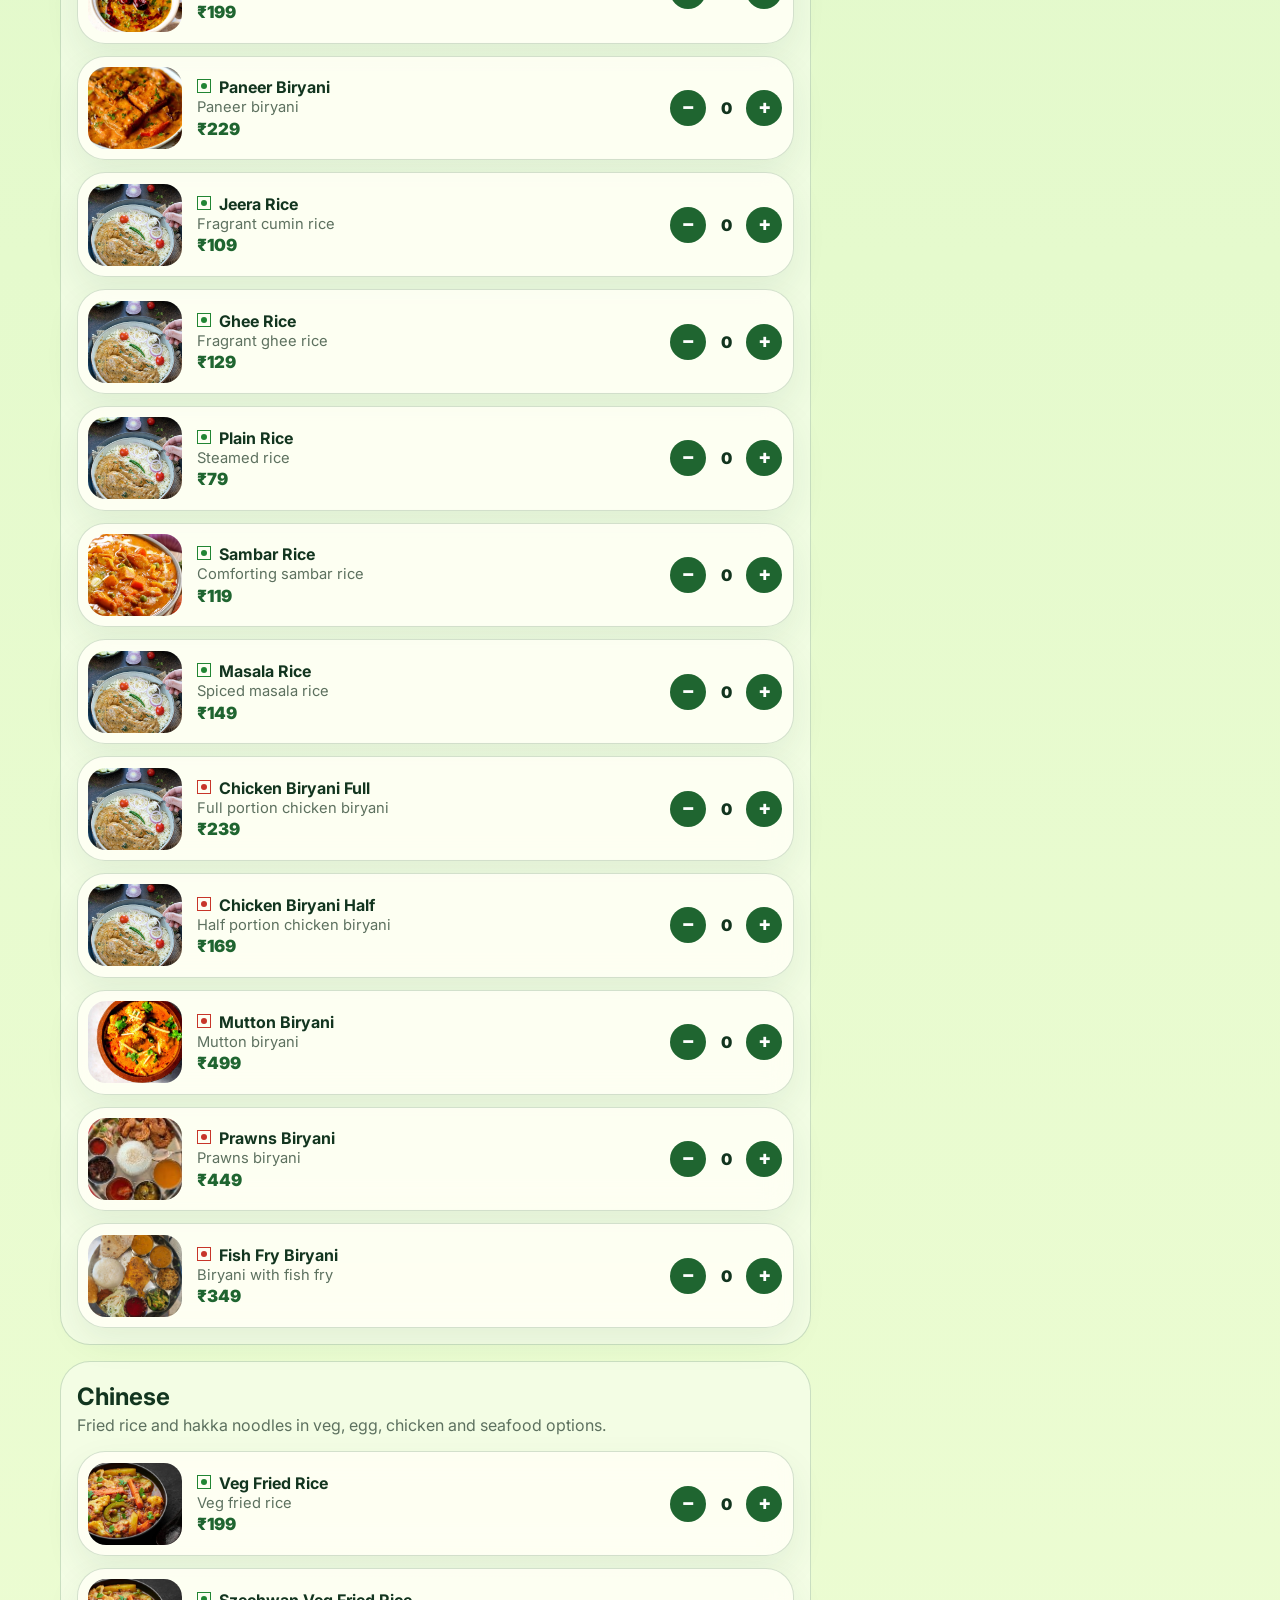
<file: order.html>
<!DOCTYPE html><html lang="en"><head><meta charset="UTF-8"><meta name="viewport" content="width=device-width, initial-scale=1.0"><meta name="theme-color" content="#b7e7a7"><link rel="icon" href="assets/img/favicon.svg" type="image/svg+xml"><link rel="preconnect" href="https://fonts.googleapis.com"><link rel="preconnect" href="https://fonts.gstatic.com" crossorigin><link href="https://fonts.googleapis.com/css2?family=Inter:wght@400;600;700;800;900&display=swap" rel="stylesheet"><link rel="stylesheet" href="assets/css/styles.css"><title>Order Ta Naa Foods on WhatsApp | Dine-in & Takeaway</title><meta name="description" content="Select dishes from Ta Naa Foods, fill your name, dine-in or takeaway option, choose Cash or UPI and send the complete prefilled order on WhatsApp."></head><body><div class="floating-vibes" aria-hidden="true"><img src="assets/img/leaf-float-1.png" alt=""><img src="assets/img/cheeseefries.png" alt=""><img src="assets/img/leaf-float-2.png" alt=""><img src="assets/img/chickenskwers.png" alt=""><img src="assets/img/leaf-float-3.png" alt=""></div><div class="topbar"><div class="container"><span>Select items • Fill form • Send on WhatsApp</span><a href="tel:+918855817785">Call: 8855817785</a></div></div><nav class="navbar"><div class="container nav-inner"><a class="brand" href="index.html"><span class="logo-mark"></span><span>Ta Naa Foods<small>Panaji • Homestyle Meals</small></span></a><button class="nav-toggle" aria-label="Open menu">☰</button><div class="nav-links"><a data-nav="home" href="index.html">Home</a><a data-nav="menu" href="menu.html">Menu</a><a data-nav="order" class="active nav-cta" href="order.html">Order Now <span data-cart-count></span></a><a data-nav="reviews" href="reviews.html">Reviews</a><a data-nav="contact" href="contact.html">Contact</a></div></div></nav><main><section class="section"><div class="container"><div class="section-head reveal visible"><div><span class="section-kicker">Order</span><h1 class="page-title">Build your <span>order.</span></h1></div><p>Add dishes, enter your name, select dine-in or takeaway, choose Cash or UPI, and WhatsApp will open with your full order already written.</p></div><div class="order-tools"><input class="searchbox" data-order-search type="search" placeholder="Search items to add: thali, chicken, paneer, biryani..."><a class="btn secondary" href="tel:+918855817785">Call 8855817785</a></div><div class="order-layout"><div data-order-menu></div><aside class="cart-panel"><h2>Your Order</h2><div data-cart-items></div><div class="cart-total"><span>Total</span><strong data-cart-total>₹0</strong></div><form class="form-grid" data-order-form><div class="field"><label for="customerName">Name</label><input id="customerName" name="customerName" type="text" placeholder="Enter your name" required></div><div class="field"><label for="orderType">Order Type</label><select id="orderType" name="orderType" required><option value="Takeaway">Takeaway</option><option value="Dine-in">Dine-in</option></select></div><div class="field"><label for="paymentMode">Payment</label><select id="paymentMode" name="paymentMode" required><option value="Cash">Cash</option><option value="UPI">UPI</option></select></div><div class="field"><label for="notes">Extra Notes</label><textarea id="notes" name="notes" rows="3" placeholder="Less spicy, parcel timing, extra chapati..."></textarea></div><div><label class="field"><span style="display:block;font-size:.82rem;font-weight:900;color:var(--leaf);margin-bottom:.3rem">WhatsApp message preview</span></label><div class="preview" data-order-preview></div></div><button class="btn primary" type="submit" style="width:100%">Send Order on WhatsApp</button><p class="muted" style="font-size:.85rem;margin:0">You can review and edit the WhatsApp message before sending.</p></form></aside></div></div></section></main><footer class="footer"><div class="container footer-grid"><div><a class="brand" href="index.html"><span class="logo-mark"></span><span>Ta Naa Foods<small>Fresh meals in Panaji</small></span></a><p>Thalis, biryani, seafood, quick bites, curries and drinks made for dine-in and takeaway.</p></div><div><h3>Order</h3><p><a href="order.html">Build your order</a><br><a href="https://wa.me/918855817785">WhatsApp directly</a><br><a href="tel:+918855817785">Call 8855817785</a></p></div><div><h3>Visit</h3><p><a href="https://maps.app.goo.gl/woMvUQoTHi4Z85hK6" target="_blank" rel="noopener">Open Google Maps</a><br>Panaji, Goa</p></div></div><div class="container footer-bottom">© <span data-year></span> Ta Naa Foods. Website made for easy customer ordering.</div></footer><script src="assets/js/menu-data.js"></script><script src="assets/js/order.js"></script><script src="assets/js/main.js"></script></body></html>
</file>
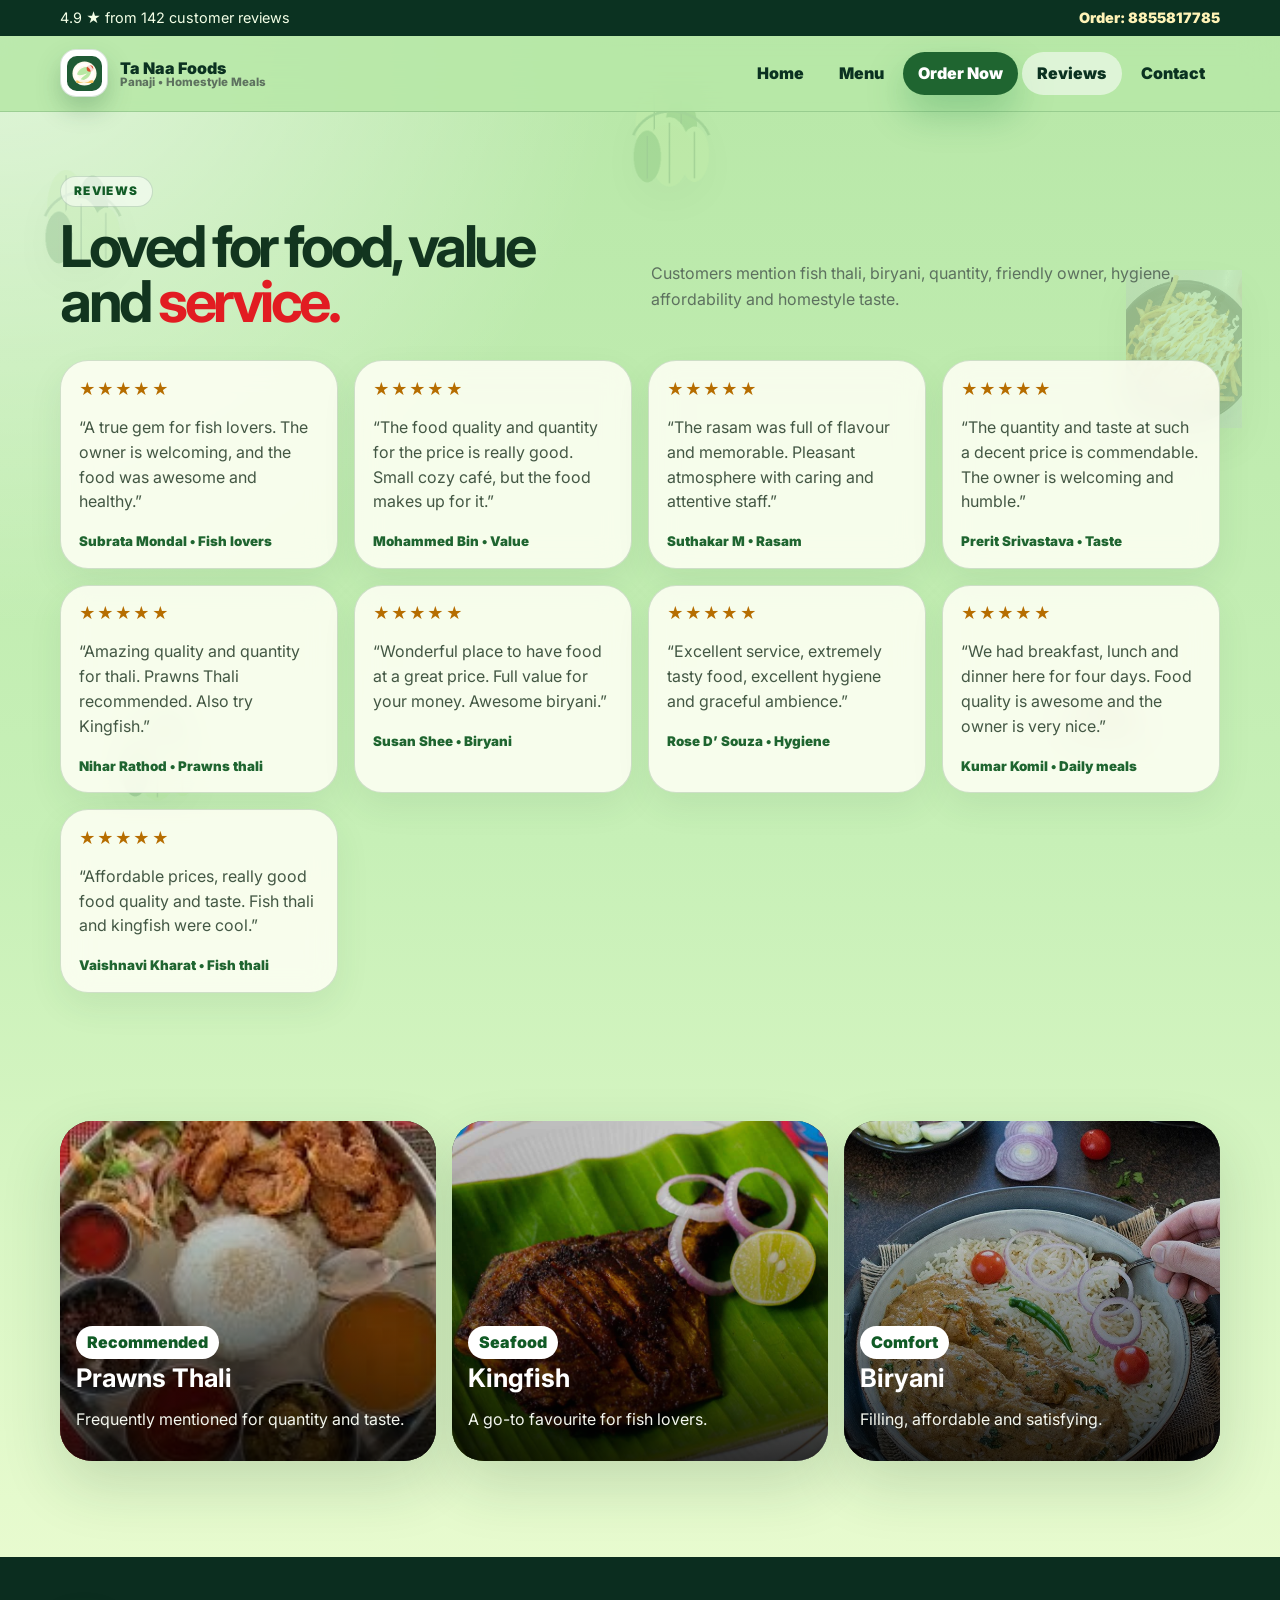
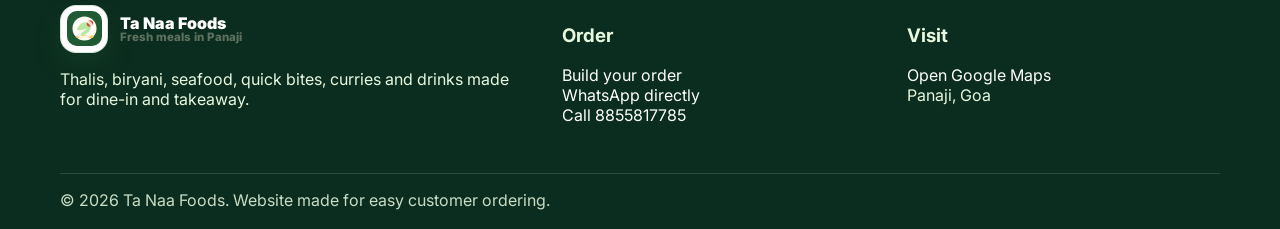
<file: reviews.html>
<!DOCTYPE html><html lang="en"><head><meta charset="UTF-8"><meta name="viewport" content="width=device-width, initial-scale=1.0"><meta name="theme-color" content="#b7e7a7"><link rel="icon" href="assets/img/favicon.svg" type="image/svg+xml"><link rel="preconnect" href="https://fonts.googleapis.com"><link rel="preconnect" href="https://fonts.gstatic.com" crossorigin><link href="https://fonts.googleapis.com/css2?family=Inter:wght@400;600;700;800;900&display=swap" rel="stylesheet"><link rel="stylesheet" href="assets/css/styles.css"><title>Ta Naa Foods Reviews | 4.9 Rated Panaji Restaurant</title><meta name="description" content="Read customer highlights for Ta Naa Foods Panaji: fish thali, biryani, value for money, hygiene, friendly service and homestyle food."></head><body><div class="floating-vibes" aria-hidden="true"><img src="assets/img/leaf-float-1.png" alt=""><img src="assets/img/cheeseefries.png" alt=""><img src="assets/img/leaf-float-2.png" alt=""><img src="assets/img/chickenskwers.png" alt=""><img src="assets/img/leaf-float-3.png" alt=""></div><div class="topbar"><div class="container"><span>4.9 ★ from 142 customer reviews</span><a href="tel:+918855817785">Order: 8855817785</a></div></div>
<nav class="navbar"><div class="container nav-inner"><a class="brand" href="index.html"><span class="logo-mark"></span><span>Ta Naa Foods<small>Panaji • Homestyle Meals</small></span></a><button class="nav-toggle" aria-label="Open menu">☰</button><div class="nav-links"><a data-nav="home" href="index.html">Home</a><a data-nav="menu" href="menu.html">Menu</a><a data-nav="order" href="order.html" class="nav-cta">Order Now <span data-cart-count></span></a><a data-nav="reviews" class="active" href="reviews.html">Reviews</a><a data-nav="contact" href="contact.html">Contact</a></div></div></nav><main><section class="section"><div class="container"><div class="section-head reveal visible"><div><span class="section-kicker">Reviews</span><h1 class="page-title">Loved for food, value and <span>service.</span></h1></div><p>Customers mention fish thali, biryani, quantity, friendly owner, hygiene, affordability and homestyle taste.</p></div><div class="reviews-grid" data-reviews></div></div></section><section class="section"><div class="container"><div class="popular-grid"><article class="popular reveal"><img src="assets/img/prawnsthali.jpg" alt="Prawns thali"><div class="popular-content"><strong>Recommended</strong><h3>Prawns Thali</h3><p>Frequently mentioned for quantity and taste.</p></div></article><article class="popular reveal"><img src="assets/img/kingfishfry2.jpg" alt="Kingfish fry"><div class="popular-content"><strong>Seafood</strong><h3>Kingfish</h3><p>A go-to favourite for fish lovers.</p></div></article><article class="popular reveal"><img src="assets/img/chickenrice.jpg" alt="Biryani"><div class="popular-content"><strong>Comfort</strong><h3>Biryani</h3><p>Filling, affordable and satisfying.</p></div></article></div></div></section></main><footer class="footer"><div class="container footer-grid"><div><a class="brand" href="index.html"><span class="logo-mark"></span><span>Ta Naa Foods<small>Fresh meals in Panaji</small></span></a><p>Thalis, biryani, seafood, quick bites, curries and drinks made for dine-in and takeaway.</p></div><div><h3>Order</h3><p><a href="order.html">Build your order</a><br><a href="https://wa.me/918855817785">WhatsApp directly</a><br><a href="tel:+918855817785">Call 8855817785</a></p></div><div><h3>Visit</h3><p><a href="https://maps.app.goo.gl/woMvUQoTHi4Z85hK6" target="_blank" rel="noopener">Open Google Maps</a><br>Panaji, Goa</p></div></div><div class="container footer-bottom">© <span data-year></span> Ta Naa Foods. Website made for easy customer ordering.</div></footer><script src="assets/js/menu-data.js"></script><script>const target=document.querySelector('[data-reviews]');if(target){target.innerHTML=REVIEWS.map(r=>`<article class="review reveal visible"><div class="stars">★★★★★</div><p>“${r.text}”</p><small>${r.name} • ${r.tag}</small></article>`).join('');}</script><script src="assets/js/main.js"></script></body></html>
</file>
<file: assets/css/styles.css>
:root{
  --mint:#b9e7a4;
  --mint-2:#d9f6c9;
  --cream:#fff9e8;
  --cream-2:#fff3cf;
  --leaf:#245d34;
  --leaf-2:#123a24;
  --chilli:#d64c31;
  --orange:#f3a93c;
  --ink:#173220;
  --muted:#5d715f;
  --card:rgba(255,255,245,.86);
  --line:rgba(36,93,52,.18);
  --shadow:0 24px 60px rgba(22,65,31,.16);
  --radius:28px;
}
*{box-sizing:border-box}
html{scroll-behavior:smooth}
body{margin:0;font-family:Inter,system-ui,-apple-system,BlinkMacSystemFont,"Segoe UI",sans-serif;background:linear-gradient(180deg,var(--mint),#cdf0b8 42%,#f7ffd9 100%);color:var(--ink);overflow-x:hidden}
a{color:inherit;text-decoration:none}img{max-width:100%;display:block}.container{width:min(1160px,92vw);margin-inline:auto}.skip-link{position:absolute;left:-999px;top:0;background:#fff;padding:.8rem;z-index:99}.skip-link:focus{left:1rem;top:1rem}.topbar{background:var(--leaf-2);color:#f4ffe7;font-size:.9rem}.topbar .container{display:flex;justify-content:space-between;align-items:center;gap:1rem;padding:.58rem 0}.topbar a{font-weight:900;color:#fff3b6}.navbar{position:sticky;top:0;z-index:60;background:rgba(219,246,201,.82);backdrop-filter:blur(18px);border-bottom:1px solid var(--line)}.nav-inner{display:flex;align-items:center;justify-content:space-between;padding:.85rem 0}.brand{display:flex;align-items:center;gap:.72rem;font-weight:950;color:var(--leaf-2)}.logo-mark{width:48px;height:48px;border-radius:16px;background:radial-gradient(circle at 35% 30%,#fff 0 16%,#f5b447 17% 31%,#e45a35 32% 44%,#2a703d 45% 100%);box-shadow:0 12px 25px rgba(36,93,52,.25);position:relative}.logo-mark:after{content:'';position:absolute;inset:13px;border:3px solid rgba(255,255,255,.8);border-radius:50%}.brand small{display:block;font-size:.72rem;color:var(--muted);font-weight:800;margin-top:-.18rem}.nav-links{display:flex;align-items:center;gap:.25rem}.nav-links a{padding:.72rem .95rem;border-radius:999px;font-weight:900;color:var(--leaf-2)}.nav-links a:hover,.nav-links a.active{background:rgba(255,255,255,.55)}.nav-cta{background:var(--leaf)!important;color:#fff!important;box-shadow:0 13px 28px rgba(36,93,52,.24)}.nav-toggle{display:none;border:0;border-radius:15px;background:var(--leaf);color:#fff;padding:.68rem .85rem;font-size:1.15rem}.hero{position:relative;padding:5rem 0 3.5rem;isolation:isolate}.hero:before{content:'';position:absolute;right:-18vw;top:-18vw;width:60vw;height:60vw;border-radius:50%;background:radial-gradient(circle,rgba(243,169,60,.34),transparent 65%);z-index:-1}.hero:after{content:'';position:absolute;left:-18vw;bottom:-20vw;width:55vw;height:55vw;border-radius:50%;background:radial-gradient(circle,rgba(255,249,232,.55),transparent 67%);z-index:-1}.hero-grid{display:grid;grid-template-columns:1.03fr .97fr;gap:3rem;align-items:center}.eyebrow,.section-kicker{display:inline-flex;align-items:center;gap:.45rem;border-radius:999px;background:rgba(255,255,255,.55);border:1px solid var(--line);padding:.48rem .8rem;color:var(--leaf);font-size:.74rem;font-weight:950;text-transform:uppercase;letter-spacing:.12em}.hero h1,.page-title{font-size:clamp(2.65rem,6vw,6rem);line-height:.9;letter-spacing:-.075em;margin:1rem 0}.hero h1 span,.page-title span{color:var(--chilli)}.lead{font-size:1.14rem;line-height:1.7;color:#405a43;max-width:680px}.hero-actions{display:flex;gap:.8rem;flex-wrap:wrap;margin:1.55rem 0}.btn{display:inline-flex;align-items:center;justify-content:center;gap:.55rem;border-radius:999px;padding:.95rem 1.22rem;border:1px solid var(--line);font-weight:950;transition:.24s ease;cursor:pointer}.btn.primary{background:var(--leaf);color:#fff;box-shadow:0 18px 40px rgba(36,93,52,.26)}.btn.secondary{background:rgba(255,255,255,.65);color:var(--leaf)}.btn:hover{transform:translateY(-2px)}.hero-points{display:grid;grid-template-columns:repeat(3,1fr);gap:.85rem;margin-top:1.4rem}.point{background:rgba(255,255,255,.56);border:1px solid var(--line);border-radius:22px;padding:1rem}.point strong{display:block;font-size:1.45rem;color:var(--leaf)}.point span{color:var(--muted);font-weight:800;font-size:.9rem}.photo-stack{position:relative;min-height:620px}.photo-card{position:absolute;overflow:hidden;border:8px solid rgba(255,255,255,.8);border-radius:34px;box-shadow:var(--shadow);background:#fff}.photo-card img{width:100%;height:100%;object-fit:cover}.photo-card.one{width:68%;height:380px;right:0;top:0}.photo-card.two{width:54%;height:330px;left:0;top:190px}.photo-card.three{width:46%;height:240px;right:8%;bottom:0}.order-badge{position:absolute;left:7%;top:55px;background:rgba(255,255,255,.92);border:1px solid var(--line);border-radius:24px;padding:1rem;box-shadow:0 14px 35px rgba(36,93,52,.18);max-width:230px}.order-badge strong{display:block;color:var(--leaf);font-size:1.25rem}.section{padding:4rem 0}.section-head{display:flex;justify-content:space-between;gap:2rem;align-items:flex-end;margin-bottom:2rem}.section-head h1,.section-head h2{font-size:clamp(2rem,4.5vw,4rem);letter-spacing:-.06em;line-height:.95;margin:.75rem 0 0}.section-head p{max-width:620px;color:var(--muted);line-height:1.65}.feature-grid{display:grid;grid-template-columns:repeat(4,1fr);gap:1rem}.feature,.review,.dish-card,.order-dish,.menu-page-card,.contact-card{background:var(--card);border:1px solid var(--line);border-radius:var(--radius);box-shadow:0 14px 34px rgba(36,93,52,.08)}.feature{padding:1.25rem}.feature img{height:155px;width:100%;object-fit:cover;border-radius:20px;margin-bottom:1rem}.feature h3{margin:.2rem 0}.feature p{color:var(--muted);line-height:1.55;margin:.35rem 0 0}.popular-grid{display:grid;grid-template-columns:repeat(3,1fr);gap:1rem}.popular{position:relative;min-height:340px;border-radius:32px;overflow:hidden;box-shadow:var(--shadow);background:#111;color:#fff}.popular img{height:100%;width:100%;object-fit:cover;position:absolute;inset:0;opacity:.84;transition:.32s ease}.popular:hover img{transform:scale(1.05)}.popular:after{content:'';position:absolute;inset:0;background:linear-gradient(180deg,transparent 25%,rgba(0,0,0,.78))}.popular-content{position:absolute;inset:auto 1rem 1rem;z-index:1}.popular h3{font-size:1.6rem;margin:.2rem 0}.popular p{color:#f3f6ee}.popular strong{display:inline-flex;border-radius:999px;padding:.4rem .7rem;background:#fff;color:var(--leaf);font-weight:950}.menu-tools{display:grid;grid-template-columns:1fr auto;gap:1rem;margin-bottom:1rem}.searchbox,.field input,.field select,.field textarea{width:100%;border:1px solid var(--line);border-radius:18px;padding:1rem 1.05rem;background:rgba(255,255,255,.78);outline:none;color:var(--ink)}.searchbox{border-radius:999px}.toggle-label{display:flex;align-items:center;gap:.55rem;border:1px solid var(--line);background:rgba(255,255,255,.72);border-radius:999px;padding:.85rem 1rem;font-weight:900;white-space:nowrap}.chips{display:flex;gap:.65rem;overflow:auto;padding:.35rem 0 1rem;margin-bottom:1rem}.chip{border:1px solid var(--line);background:rgba(255,255,255,.68);color:var(--leaf-2);border-radius:999px;padding:.74rem 1rem;font-weight:950;white-space:nowrap;cursor:pointer}.chip.active{background:var(--leaf);color:#fff}.menu-category{margin-bottom:2.5rem;scroll-margin-top:110px}.category-head{display:flex;align-items:end;justify-content:space-between;gap:1rem;margin-bottom:1rem}.category-head p{color:var(--muted);max-width:610px}.dish-grid{display:grid;grid-template-columns:repeat(3,1fr);gap:1rem}.dish-card{overflow:hidden;display:flex;flex-direction:column;padding:0}.dish-img{height:180px;width:100%;object-fit:cover;background:#e6f4d8}.dish-body{padding:1rem;display:flex;flex-direction:column;gap:.55rem;flex:1}.dish-main{display:flex;justify-content:space-between;gap:.8rem;align-items:flex-start}.dish-card h3,.order-dish h3{margin:0;font-size:1rem;line-height:1.25}.dish-card p,.order-dish p{margin:0;color:var(--muted);line-height:1.45;font-size:.92rem}.dish-price{color:var(--leaf);font-weight:950;white-space:nowrap}.food-mark{width:14px;height:14px;border:1px solid currentColor;display:inline-flex;align-items:center;justify-content:center;flex:0 0 auto;margin-top:.13rem}.food-mark:after{content:'';width:6px;height:6px;border-radius:50%;background:currentColor}.food-mark.veg{color:#218533}.food-mark.nonveg{color:#c73529}.dish-title-row{display:flex;gap:.5rem;align-items:flex-start}.menu-pages{display:grid;grid-template-columns:repeat(5,1fr);gap:1rem}.menu-page-card{padding:.5rem;overflow:hidden}.menu-page-card img{width:100%;height:230px;object-fit:cover;object-position:top;border-radius:20px}.order-layout{display:grid;grid-template-columns:minmax(0,1fr) 390px;gap:1.2rem;align-items:start}.order-category{background:rgba(255,255,255,.42);border:1px solid var(--line);border-radius:30px;padding:1rem;margin-bottom:1rem}.order-category h2{margin:.25rem 0}.order-category>p{margin:.2rem 0 1rem;color:var(--muted)}.order-list{display:grid;gap:.75rem}.order-dish{display:grid;grid-template-columns:94px minmax(0,1fr) auto;gap:.9rem;align-items:center;padding:.65rem}.order-thumb{width:94px;height:82px;object-fit:cover;border-radius:18px;background:#e7f5d9}.qty-control{display:flex;align-items:center;gap:.52rem;align-self:center}.qty-control button{width:36px;height:36px;border:0;border-radius:50%;background:var(--leaf);color:#fff;font-size:1.15rem;font-weight:950;cursor:pointer}.qty-control span{min-width:24px;text-align:center;font-weight:950}.cart-panel{position:sticky;top:92px;background:rgba(255,255,245,.9);border:1px solid var(--line);border-radius:30px;padding:1rem;box-shadow:var(--shadow)}.cart-panel h2{margin:.2rem 0 1rem}.cart-row{display:flex;justify-content:space-between;gap:1rem;border-bottom:1px dashed var(--line);padding:.66rem 0}.cart-total{display:flex;justify-content:space-between;font-size:1.25rem;font-weight:950;margin:1rem 0}.form-grid{display:grid;gap:.85rem}.field label{display:block;font-size:.82rem;font-weight:950;color:var(--leaf);margin-bottom:.35rem}.preview{white-space:pre-wrap;background:#ecf9df;border:1px solid var(--line);border-radius:20px;padding:.9rem;font-size:.88rem;color:#354b38;max-height:220px;overflow:auto}.reviews-grid{display:grid;grid-template-columns:repeat(4,1fr);gap:1rem}.review{padding:1.1rem}.stars{color:#b66d00;letter-spacing:.08em}.review p{color:#435744;line-height:1.55}.review small{font-weight:950;color:var(--leaf)}.location-card{display:grid;grid-template-columns:1fr 1fr;gap:1rem;background:var(--leaf-2);color:#fff;border-radius:34px;padding:1rem;overflow:hidden}.location-info{padding:2rem}.location-info p{color:#dbeadb}.map-frame{min-height:360px;border:0;border-radius:26px;width:100%}.contact-grid{display:grid;grid-template-columns:1fr 1fr;gap:1rem}.contact-card{padding:1.2rem}.gallery-strip{display:grid;grid-template-columns:repeat(6,1fr);gap:.75rem}.gallery-strip img{height:130px;width:100%;object-fit:cover;border-radius:22px;border:1px solid var(--line)}.footer{background:#0b2d1f;color:#e8f8df;padding:3rem 0 1.2rem;margin-top:2rem}.footer-grid{display:grid;grid-template-columns:1.5fr 1fr 1fr;gap:2rem}.footer a{color:#fff}.footer-bottom{border-top:1px solid rgba(255,255,255,.13);margin-top:2rem;padding-top:1rem;color:#c9dcc4}.muted{color:var(--muted)}.empty-state{background:rgba(255,255,255,.7);border:1px solid var(--line);border-radius:24px;padding:2rem;text-align:center;color:var(--muted)}.reveal{opacity:0;transform:translateY(22px);transition:.65s ease}.reveal.visible{opacity:1;transform:none}
@media(max-width:1050px){.dish-grid{grid-template-columns:repeat(2,1fr)}.menu-pages{grid-template-columns:repeat(3,1fr)}.feature-grid,.reviews-grid{grid-template-columns:repeat(2,1fr)}}
@media(max-width:900px){.nav-toggle{display:block}.nav-links{position:absolute;top:76px;left:4vw;right:4vw;background:rgba(255,255,245,.96);border:1px solid var(--line);border-radius:24px;padding:.65rem;display:none;flex-direction:column;box-shadow:var(--shadow)}.nav-links.open{display:flex}.nav-links a{width:100%;text-align:center}.hero-grid,.section-head,.location-card,.order-layout,.contact-grid{display:block}.hero{padding:3.2rem 0}.photo-stack{min-height:auto;display:grid;grid-template-columns:1fr 1fr;gap:.75rem;margin-top:2rem}.photo-card{position:relative!important;inset:auto!important;width:100%!important;height:210px!important;border-width:5px}.photo-card.one{grid-column:1/-1}.order-badge{position:relative;left:auto;top:auto;margin:0 0 .75rem;max-width:none}.hero-points,.popular-grid,.feature-grid,.reviews-grid,.dish-grid,.menu-pages,.footer-grid,.gallery-strip{grid-template-columns:1fr}.menu-tools{grid-template-columns:1fr}.cart-panel{position:static}.order-dish{grid-template-columns:78px 1fr;align-items:start}.order-thumb{width:78px;height:72px}.qty-control{grid-column:2}.topbar .container{justify-content:center;text-align:center;flex-wrap:wrap}.footer-grid{display:grid}.page-title,.hero h1{letter-spacing:-.05em}.menu-page-card img{height:auto}}


/* Latest customer-first refresh: menu-background colours, mobile-first order UX and floating lush food vibes */
:root{
  --mint:#b7e7a7;
  --mint-2:#d7f7c7;
  --cream:#fffdf1;
  --leaf:#1f6530;
  --leaf-2:#0b3221;
  --chilli:#e21c22;
  --ink:#12351f;
  --line:rgba(20,87,38,.18);
}
body{background:radial-gradient(circle at top left,rgba(255,255,255,.6),transparent 28%),linear-gradient(180deg,#b7e7a7 0%,#c7f0b7 46%,#f4ffd8 100%)}
.navbar{background:rgba(183,231,167,.88)}
.logo-mark{background:#fff url('../img/favicon.svg') center/76% no-repeat;border:1px solid rgba(31,101,48,.18)}
.floating-vibes{position:fixed;inset:0;pointer-events:none;z-index:0;overflow:hidden}
.floating-vibes img{position:absolute;width:clamp(54px,9vw,118px);height:auto;object-fit:contain;filter:drop-shadow(0 18px 22px rgba(18,53,31,.18));opacity:.22;animation:floatFood 13s ease-in-out infinite alternate}
.floating-vibes img:nth-child(1){left:2vw;top:18vh;animation-duration:15s}.floating-vibes img:nth-child(2){right:3vw;top:30vh;animation-delay:-3s}.floating-vibes img:nth-child(3){left:8vw;bottom:10vh;animation-delay:-5s}.floating-vibes img:nth-child(4){right:9vw;bottom:18vh;animation-delay:-7s}.floating-vibes img:nth-child(5){left:48vw;top:9vh;animation-delay:-2s}
@keyframes floatFood{from{transform:translate3d(0,0,0) rotate(-7deg)}to{transform:translate3d(14px,-32px,0) rotate(9deg)}}
.topbar,.navbar,main,.footer{position:relative;z-index:1}.hero{position:relative;overflow:hidden}.hero:before{content:'';position:absolute;right:-16vw;top:-18vw;width:48vw;height:48vw;background:radial-gradient(circle,rgba(255,255,255,.55),transparent 68%);border-radius:50%;pointer-events:none}.hero h1,.page-title{letter-spacing:-.07em}.btn.primary,.nav-cta{background:linear-gradient(135deg,var(--leaf),#0d7c38);box-shadow:0 18px 38px rgba(13,124,56,.28)}
.dish-card,.order-dish,.feature,.review,.contact-card,.menu-page-card,.cart-panel{backdrop-filter:blur(14px)}
.dish-card:hover,.order-dish:hover{transform:translateY(-3px);box-shadow:0 18px 40px rgba(22,65,31,.14)}
.dish-card,.order-dish{transition:.24s ease}.dish-img{height:170px}.dish-price{font-size:1.05rem}.order-tools{display:grid;grid-template-columns:1fr auto;gap:.75rem;margin-bottom:1rem}.order-tools .btn{white-space:nowrap}.cart-panel{max-height:calc(100vh - 110px);overflow:auto}.menu-page-card img{object-fit:contain;background:#b7e7a7}.preview{background:#f1ffe9}.section-kicker{color:#115b26}.popular strong{color:#115b26}.gallery-strip img{transition:.25s ease}.gallery-strip img:hover{transform:translateY(-4px) scale(1.02)}
@media(max-width:900px){
  .container{width:min(94vw,720px)}
  .topbar .container{font-size:.82rem;gap:.45rem}.topbar a{display:inline-flex;min-height:32px;align-items:center}
  .nav-inner{min-height:70px}.brand{gap:.55rem}.brand span:not(.logo-mark){font-size:.95rem}.brand small{font-size:.66rem}.logo-mark{width:42px;height:42px}
  .nav-toggle{width:44px;height:44px;border-radius:16px;background:#fff;border:1px solid var(--line);font-weight:950;color:var(--leaf)}
  .nav-links{top:76px;left:3vw;right:3vw}.nav-links a{padding:.95rem;border-radius:16px}.nav-cta{font-size:1rem}
  .hero{padding:2.25rem 0}.hero h1,.page-title{font-size:clamp(2.25rem,13vw,3.8rem);line-height:.92}.lead{font-size:1rem;line-height:1.65}.hero-actions{display:grid;grid-template-columns:1fr;gap:.7rem}.btn{width:100%;padding:1rem}.hero-points{grid-template-columns:1fr;gap:.65rem}.point{padding:.85rem;border-radius:18px}.photo-stack{grid-template-columns:1fr 1fr}.photo-card{height:170px!important}.photo-card.one{height:220px!important}
  .section{padding:2.35rem 0}.section-head{margin-bottom:1.2rem}.section-head h1,.section-head h2{font-size:clamp(2rem,11vw,3rem)}
  .dish-grid,.popular-grid,.feature-grid,.reviews-grid,.menu-pages,.gallery-strip{grid-template-columns:1fr}.dish-card{border-radius:24px}.dish-img{height:210px}.category-head{display:block}.chips{position:sticky;top:72px;z-index:5;background:linear-gradient(180deg,rgba(183,231,167,.98),rgba(183,231,167,.82));border-radius:0 0 18px 18px;margin-inline:-3vw;padding:.65rem 3vw 1rem}.chip{font-size:.86rem;padding:.66rem .85rem}.menu-tools{gap:.7rem}.toggle-label{justify-content:center}
  .order-tools{grid-template-columns:1fr}.order-layout{display:flex;flex-direction:column}.cart-panel{position:sticky;bottom:0;top:auto;max-height:62vh;margin:0 -3vw -2.35rem;border-radius:28px 28px 0 0;box-shadow:0 -18px 44px rgba(18,53,31,.18);z-index:10}.order-category{padding:.75rem;border-radius:22px}.order-category h2{font-size:1.35rem}.order-dish{grid-template-columns:74px minmax(0,1fr);gap:.7rem;border-radius:20px}.order-thumb{width:74px;height:70px;border-radius:16px}.qty-control{grid-column:1/-1;justify-content:flex-end}.qty-control button{width:42px;height:42px}.cart-row{font-size:.9rem}.form-grid{gap:.7rem}.field input,.field select,.field textarea,.searchbox{font-size:16px;border-radius:16px}.floating-vibes img{opacity:.13;width:70px}.floating-vibes img:nth-child(5){display:none}
}
@media(max-width:480px){.photo-stack{display:none}.menu-page-card img{max-height:none}.dish-img{height:190px}.popular{min-height:280px}.footer{padding-bottom:2rem}.footer-grid{gap:1rem}}
</file>
